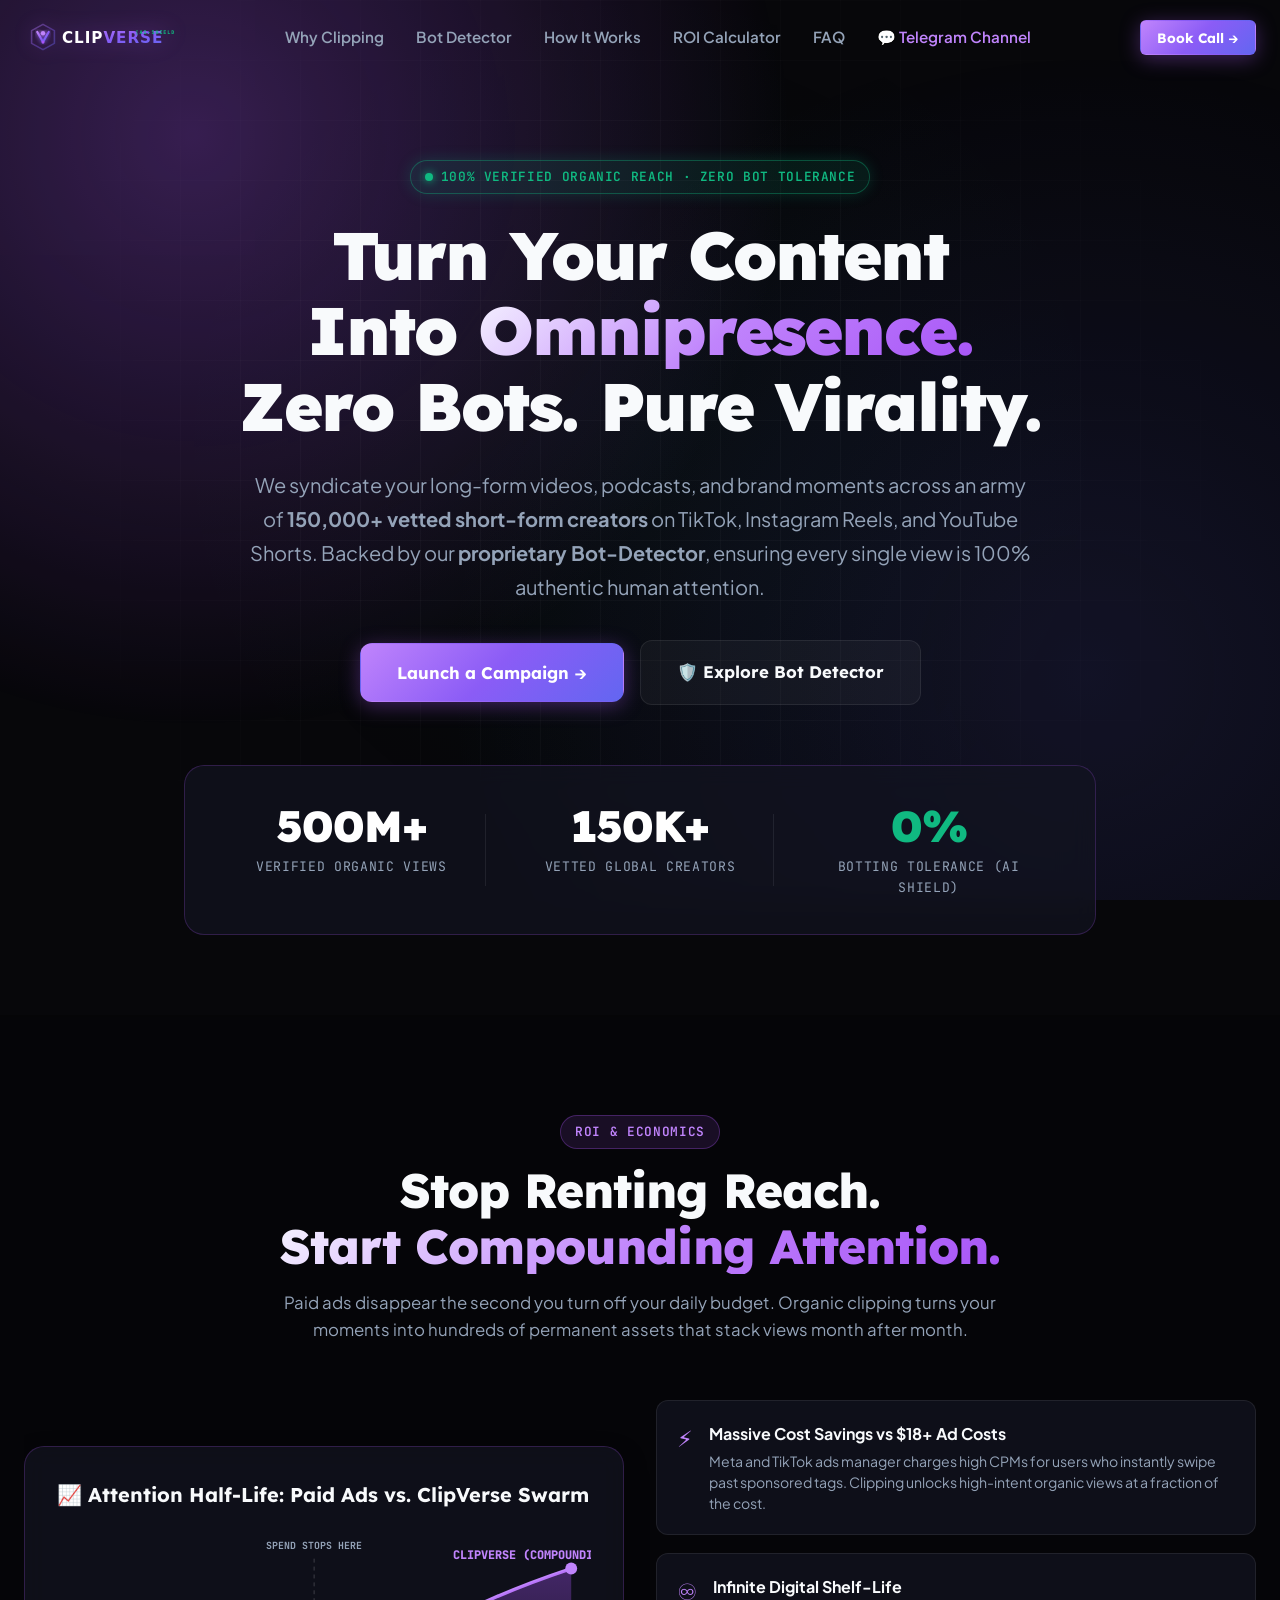
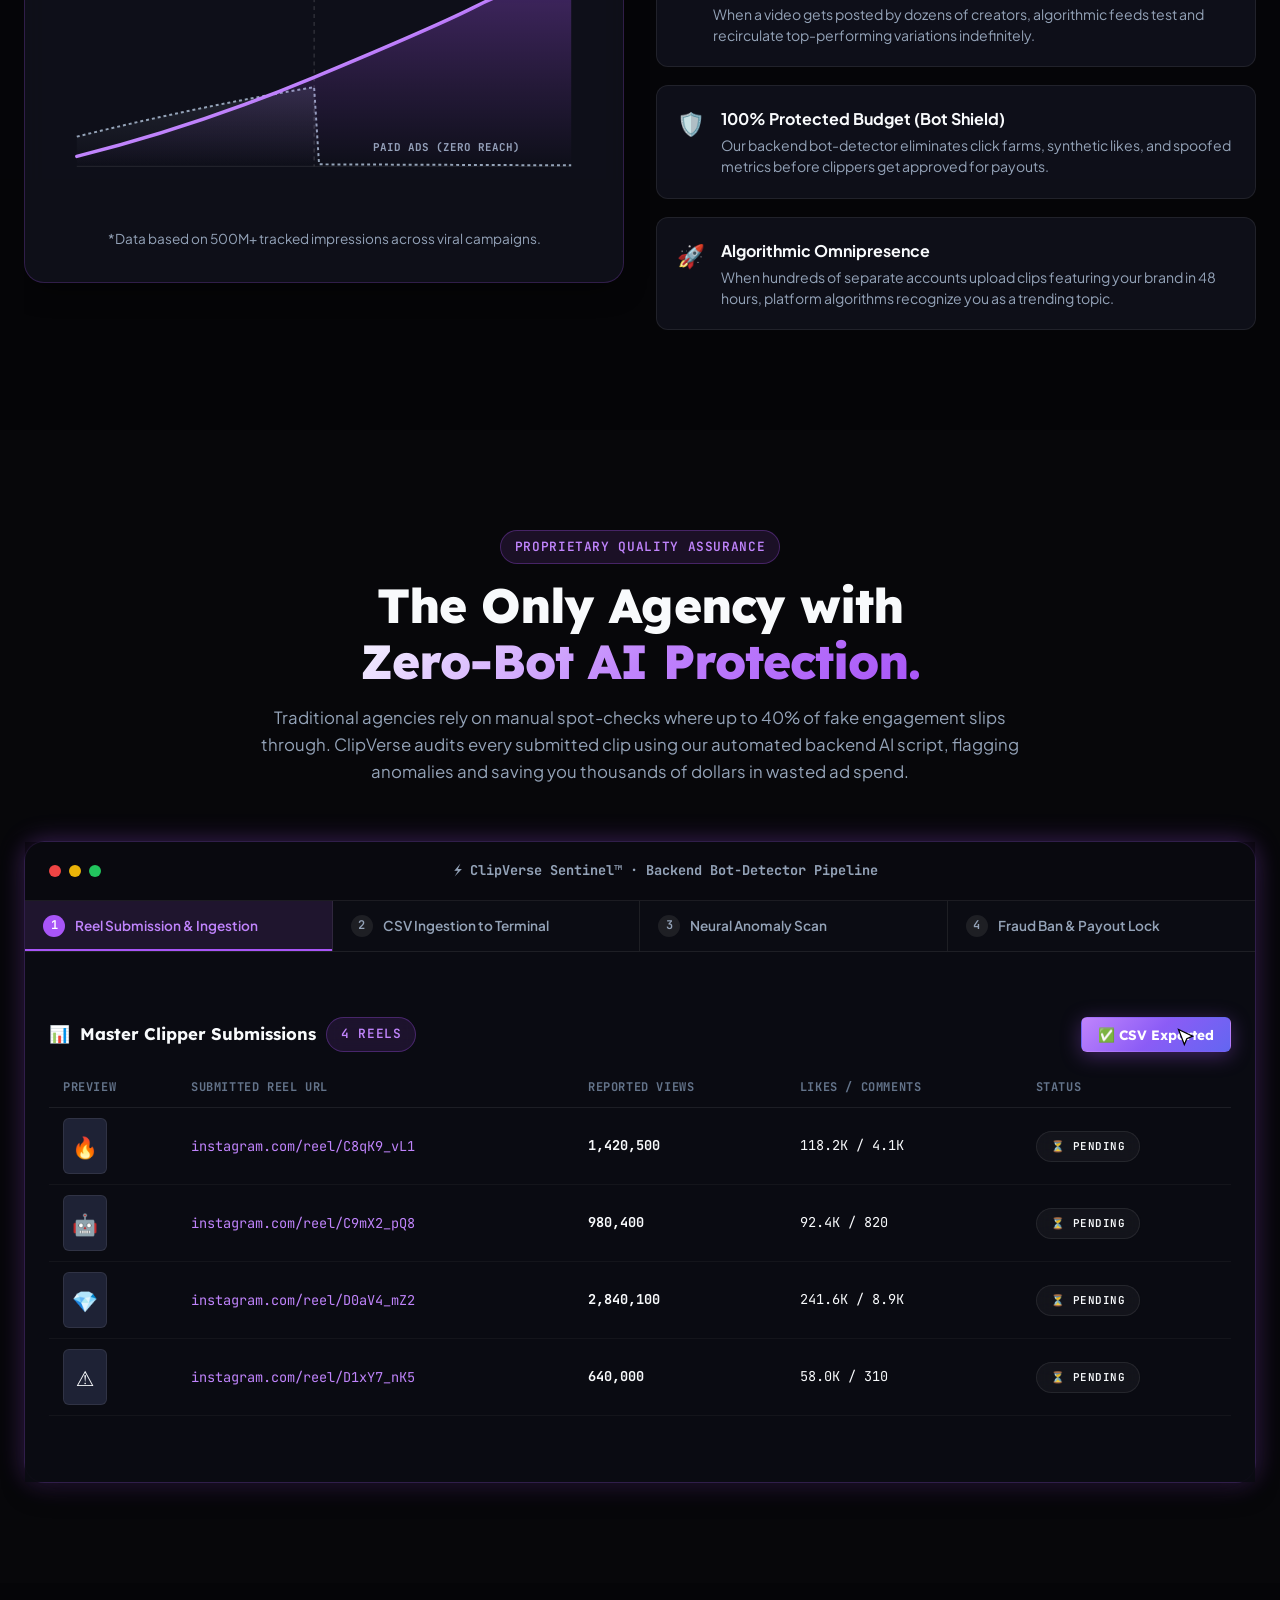
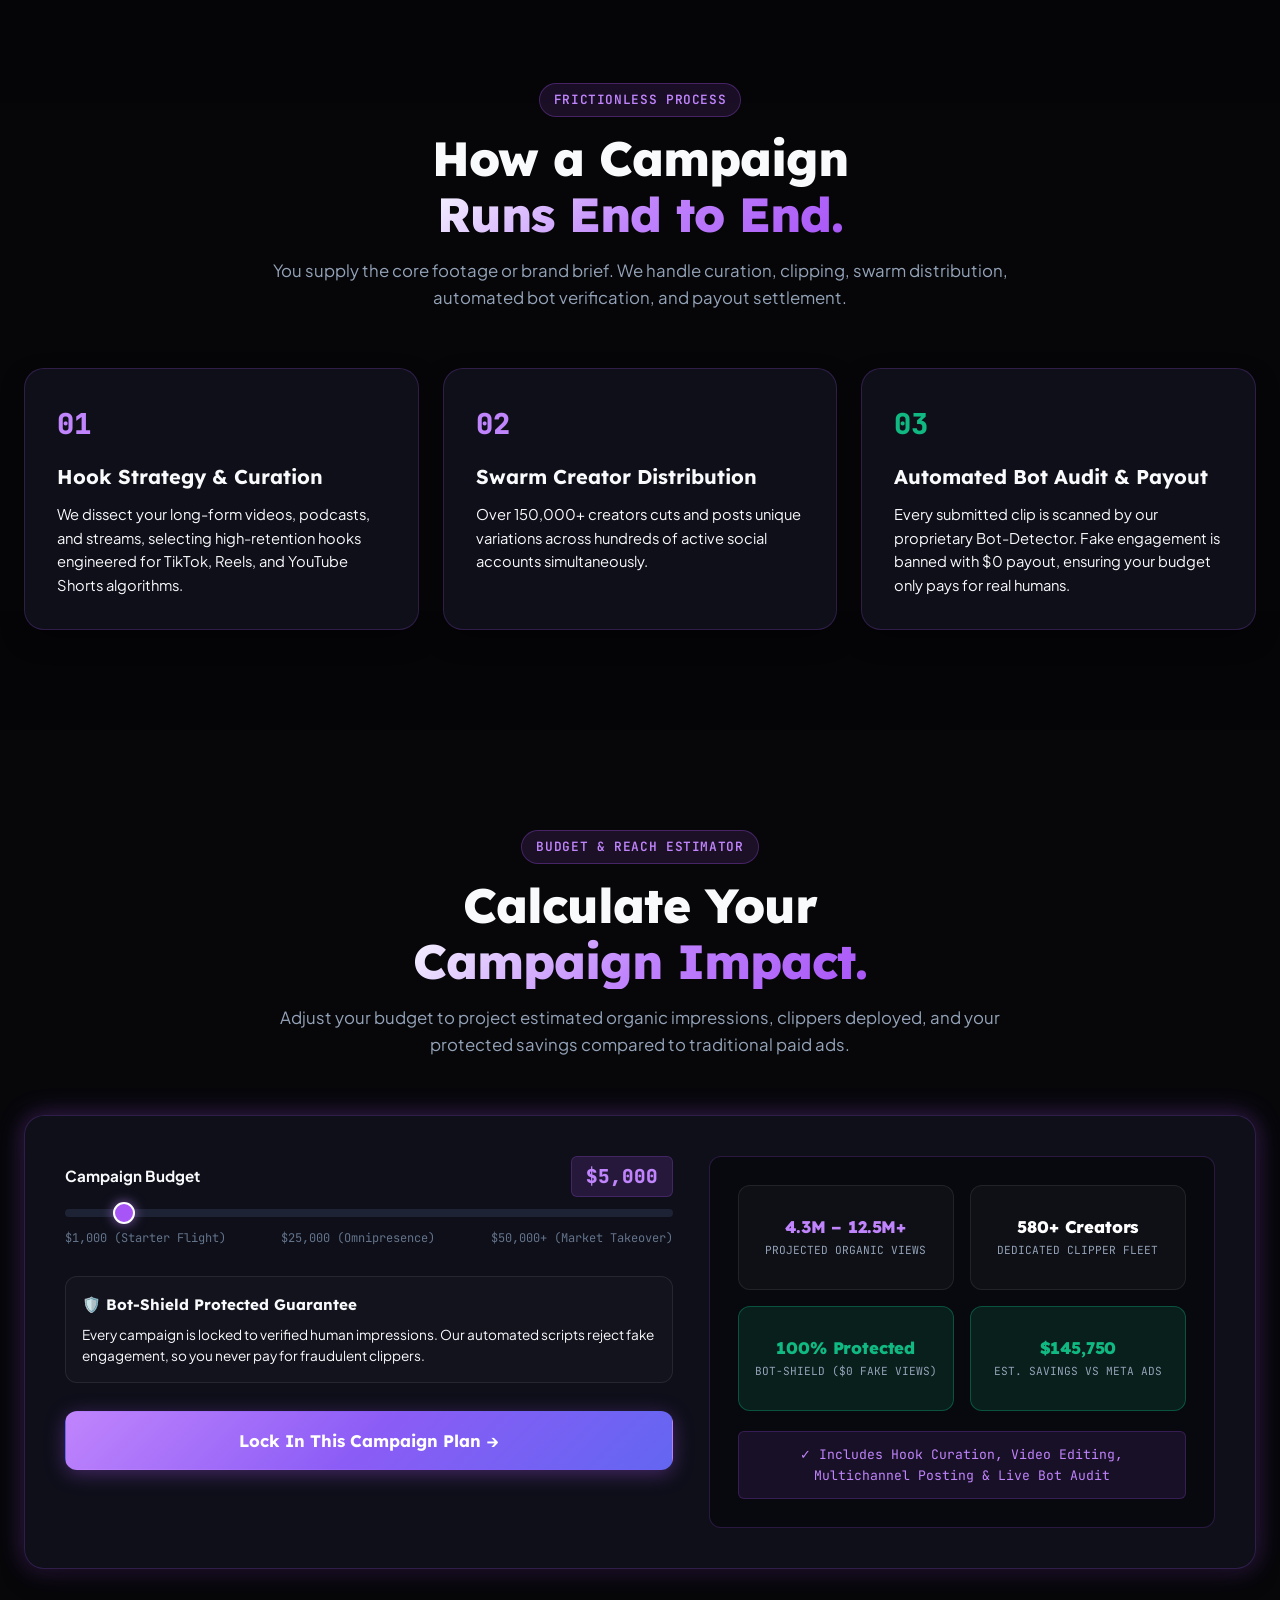
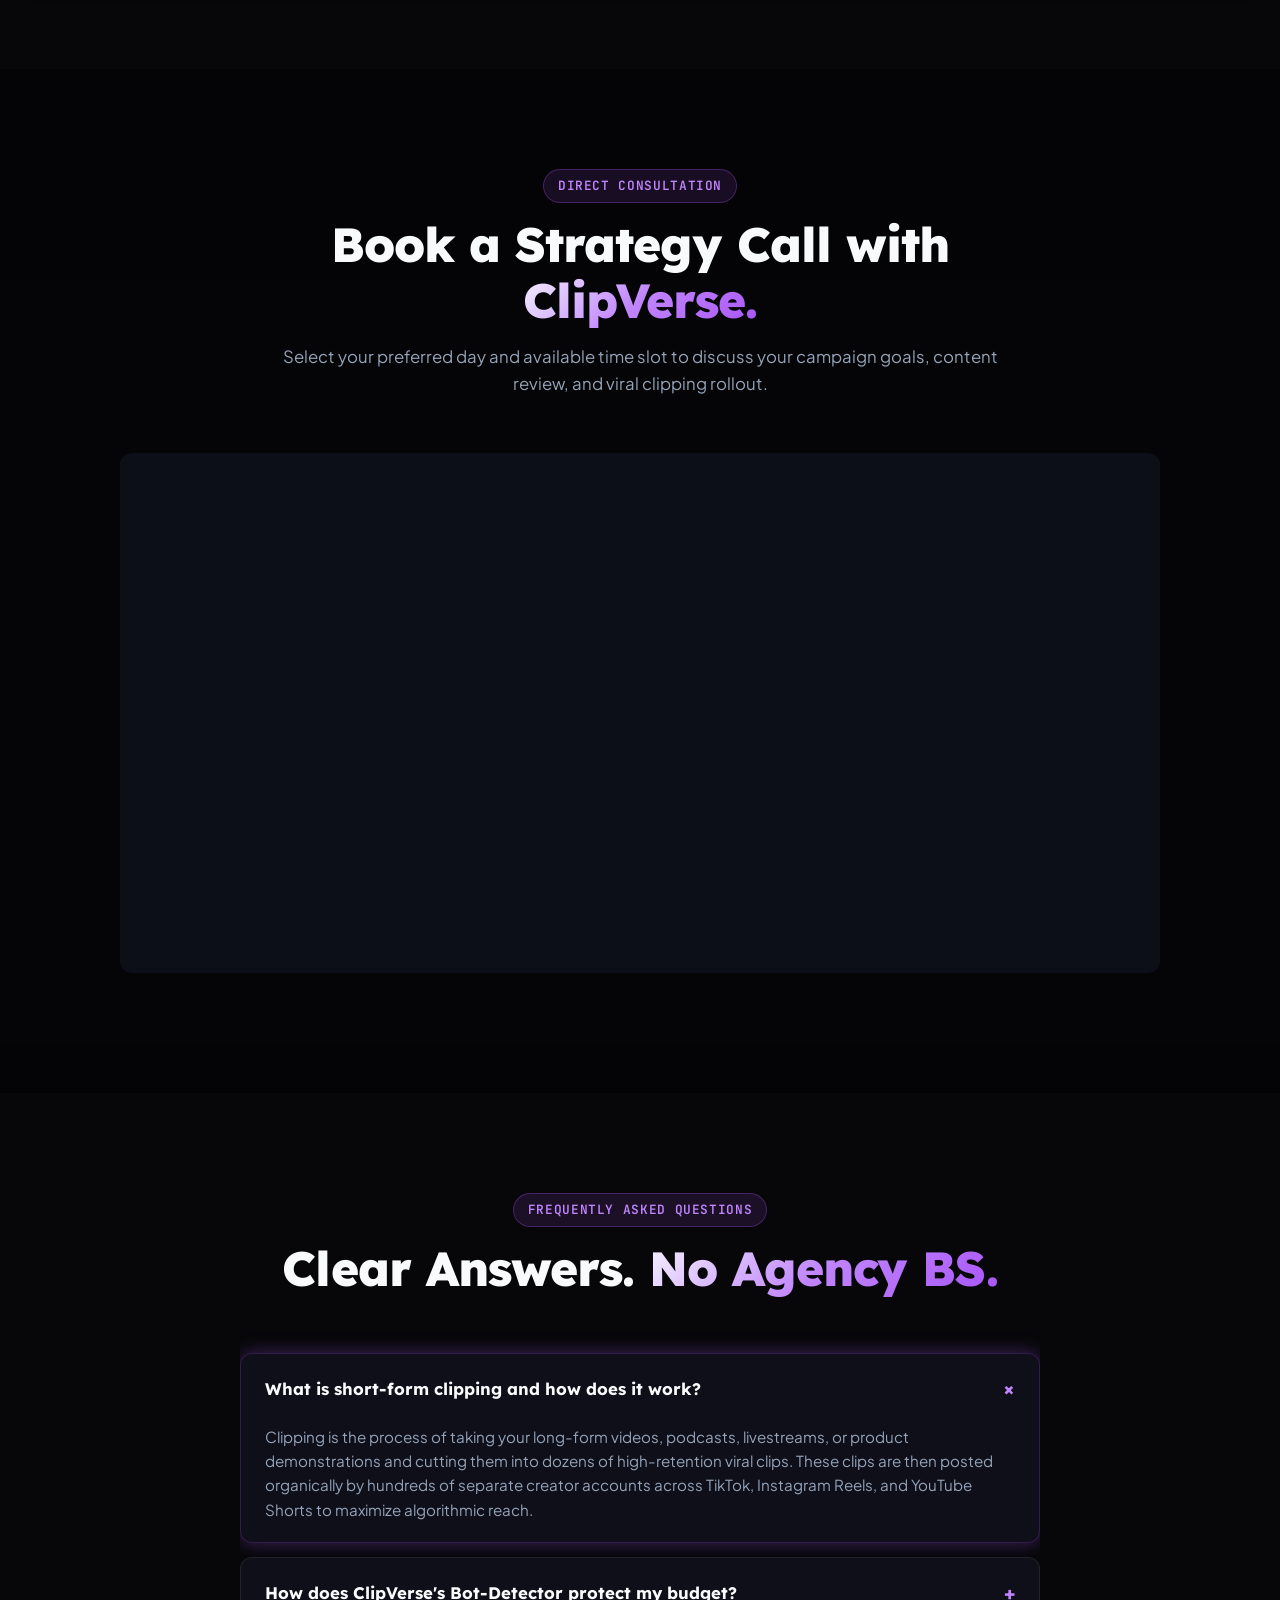
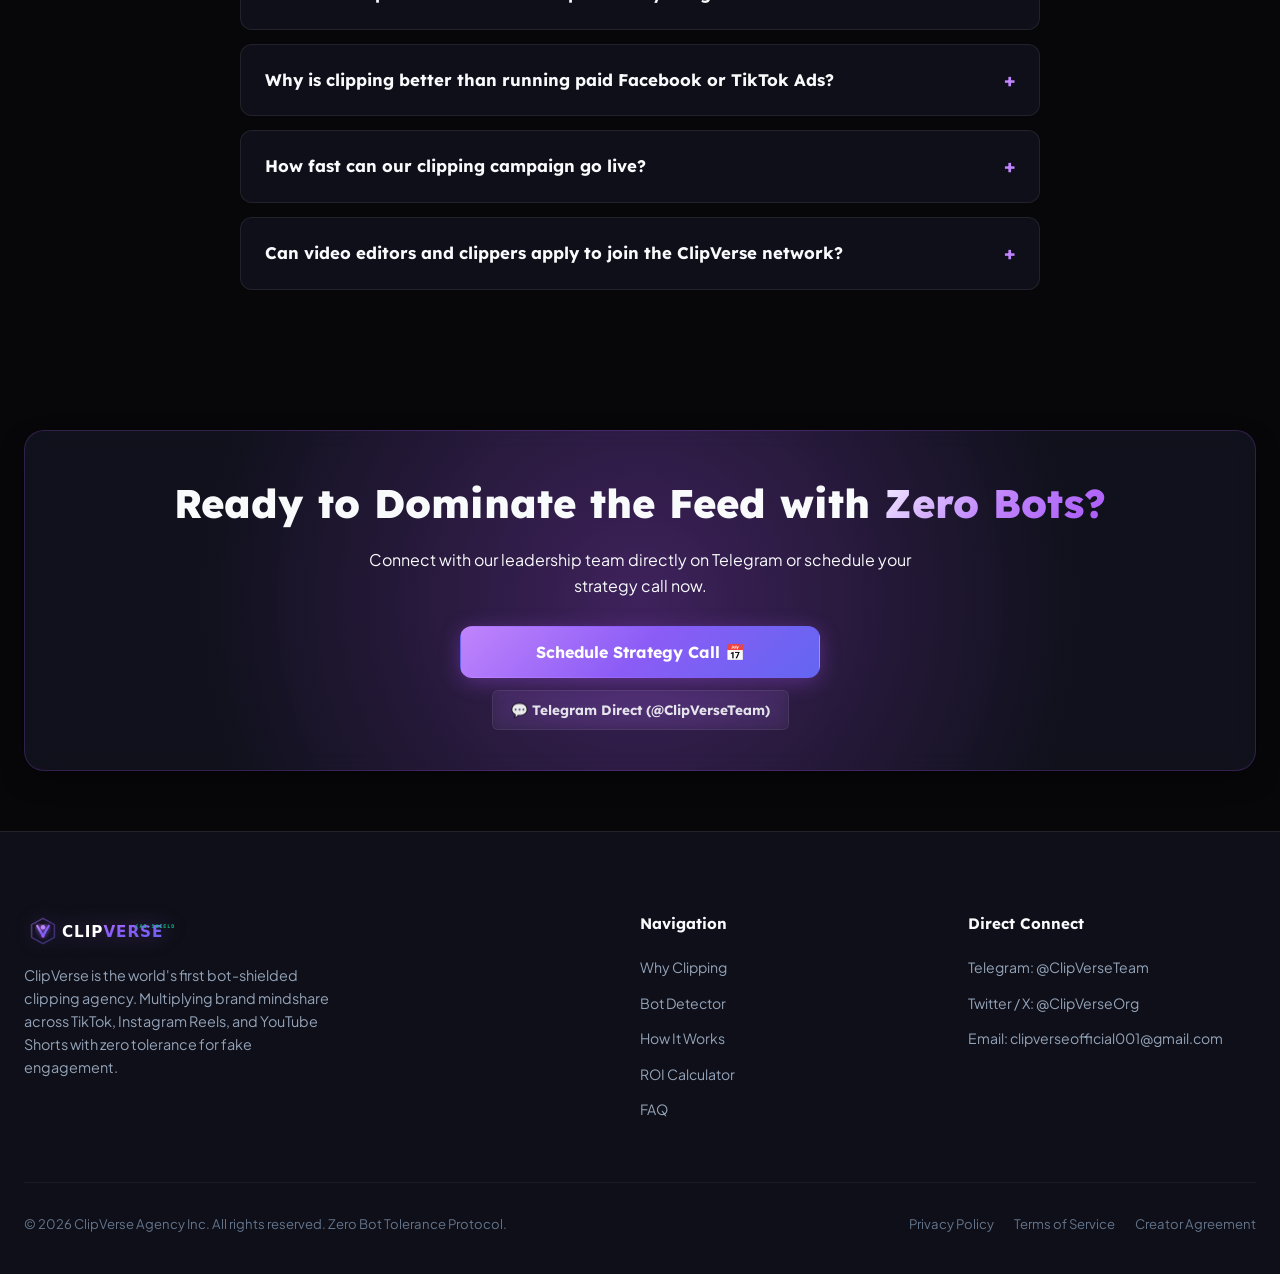
<file: index.html>
<!DOCTYPE html>
<html lang="en" data-theme="violet">
<head>
  <meta charset="UTF-8">
  <meta name="viewport" content="width=device-width, initial-scale=1.0">
  <title>ClipVerse | Short-Form Clipping Agency · Zero Bot Tolerance</title>
  <meta name="description" content="ClipVerse is a premier short-form clipping agency distributing content at scale across 150,000+ creators. Backed by our automated Bot-Detector for 100% real organic reach.">
  <meta name="keywords" content="clipping agency, TikTok clipping, Instagram Reels clipping, short-form video marketing, viral content distribution, bot detector, ClipVerse">
  <link rel="icon" type="image/svg+xml" href="assets/favicon.svg">
  
  <!-- Open Graph / Social Meta -->
  <meta property="og:type" content="website">
  <meta property="og:title" content="ClipVerse | Short-Form Clipping Agency">
  <meta property="og:description" content="Scale your brand across millions of organic views on TikTok, Reels & Shorts. Zero bot tolerance with automated AI detection.">
  <meta property="og:image" content="assets/logo-clipverse-violet.svg">

  <!-- Stylesheets -->
  <link rel="stylesheet" href="css/main.css">
  <link rel="stylesheet" href="css/themes.css">
  <link rel="stylesheet" href="css/components.css">
  <link rel="stylesheet" href="css/responsive.css">

  <!-- Schema.org Structured Data -->
  <script type="application/ld+json">
  {
    "@context": "https://schema.org",
    "@type": "Organization",
    "name": "ClipVerse",
    "url": "https://clipverse.agency",
    "logo": "https://clipverse.agency/assets/logo-clipverse-violet.svg",
    "description": "Short-form video clipping agency powered by automated bot-detection algorithms.",
    "sameAs": [
      "https://t.me/ClipVerseOrg",
      "https://x.com/ClipVerseOrg"
    ]
  }
  </script>
</head>
<body>

  <!-- Ambient Backdrop -->
  <div class="ambient-mesh" aria-hidden="true"></div>
  <div class="ambient-grid" aria-hidden="true"></div>

  <!-- Header & Navigation -->
  <header id="mainHeader" class="header">
    <div class="container nav-container">
      <a href="#top" class="brand-logo">
        <img src="assets/logo-clipverse-violet.svg" alt="ClipVerse Logo">
      </a>

      <!-- Desktop Nav Links -->
      <nav id="navLinks" class="nav-links">
        <a href="#why-clipping" class="nav-link">Why Clipping</a>
        <a href="#bot-detector" class="nav-link">Bot Detector</a>
        <a href="#how-it-works" class="nav-link">How It Works</a>
        <a href="#calculator" class="nav-link">ROI Calculator</a>
        <a href="#faq" class="nav-link">FAQ</a>
        <a href="https://t.me/ClipVerseOrg" target="_blank" rel="noopener noreferrer" class="nav-link" style="color:var(--accent-light);">💬 Telegram Channel</a>
      </nav>

      <!-- Nav Actions -->
      <div class="nav-actions">
        <button type="button" class="btn btn-primary btn-sm open-scheduler-btn">
          <span>Book Call →</span>
        </button>

        <button id="mobileToggle" class="mobile-toggle" aria-label="Toggle navigation menu">☰</button>
      </div>
    </div>
  </header>

  <!-- Main Content -->
  <main id="top">

    <!-- 1. Hero Section -->
    <section class="hero-section">
      <div class="container hero-content">
        <div class="hero-eyebrow reveal">
          <span class="badge badge-bot-shield">
            <span class="pulse-dot"></span> 100% Verified Organic Reach · Zero Bot Tolerance
          </span>
        </div>

        <h1 class="hero-title reveal">
          Turn Your Content Into <span class="text-gradient">Omnipresence.</span><br>
          Zero Bots. Pure Virality.
        </h1>

        <p class="hero-subhead reveal">
          We syndicate your long-form videos, podcasts, and brand moments across an army of <strong>150,000+ vetted short-form creators</strong> on TikTok, Instagram Reels, and YouTube Shorts. Backed by our <strong>proprietary Bot-Detector</strong>, ensuring every single view is 100% authentic human attention.
        </p>

        <div class="hero-ctas reveal">
          <button type="button" class="btn btn-primary btn-lg open-scheduler-btn">
            <span>Launch a Campaign →</span>
          </button>
          <a href="#bot-detector" class="btn btn-secondary btn-lg">
            <span>🛡️ Explore Bot Detector</span>
          </a>
        </div>

        <!-- Live Metrics Strip -->
        <div class="stats-strip reveal">
          <div class="stat-item">
            <div class="stat-val" data-counter="500" data-suffix="M+">0M+</div>
            <div class="stat-lbl">Verified Organic Views</div>
          </div>
          <div class="stat-item">
            <div class="stat-val" data-counter="150" data-suffix="K+">0K+</div>
            <div class="stat-lbl">Vetted Global Creators</div>
          </div>
          <div class="stat-item">
            <div class="stat-val" style="color:var(--status-real);">0%</div>
            <div class="stat-lbl">Botting Tolerance (AI Shield)</div>
          </div>
        </div>
      </div>
    </section>

    <!-- 2. Why Clipping vs Paid Ads Compounding Comparison -->
    <section id="why-clipping" class="section" style="background: rgba(0, 0, 0, 0.25);">
      <div class="container">
        <div class="section-head reveal">
          <div class="section-eyebrow">
            <span class="badge badge-primary">ROI & Economics</span>
          </div>
          <h2 class="section-title">
            Stop Renting Reach. <span class="text-gradient">Start Compounding Attention.</span>
          </h2>
          <p class="section-desc">
            Paid ads disappear the second you turn off your daily budget. Organic clipping turns your moments into hundreds of permanent assets that stack views month after month.
          </p>
        </div>

        <div class="comparison-grid">
          <!-- Interactive SVG Chart -->
          <div class="glass-card comp-chart-card reveal">
            <h3 style="font-family:var(--font-display); font-size:1.25rem; margin-bottom:18px;">
              📈 Attention Half-Life: Paid Ads vs. ClipVerse Swarm
            </h3>
            
            <svg viewBox="0 0 540 280" width="100%" height="auto" aria-label="Clipping compounds over time while paid ads drop to zero after spend stops">
              <defs>
                <linearGradient id="chartClipGrad" x1="0" y1="0" x2="0" y2="1">
                  <stop offset="0%" stop-color="var(--accent-primary)" stop-opacity="0.35"/>
                  <stop offset="100%" stop-color="var(--accent-primary)" stop-opacity="0"/>
                </linearGradient>
                <linearGradient id="chartAdsGrad" x1="0" y1="0" x2="0" y2="1">
                  <stop offset="0%" stop-color="#94a3b8" stop-opacity="0.15"/>
                  <stop offset="100%" stop-color="#94a3b8" stop-opacity="0"/>
                </linearGradient>
              </defs>

              <!-- Grid line -->
              <line x1="20" y1="240" x2="520" y2="240" stroke="rgba(255,255,255,0.1)" stroke-width="1"/>
              
              <!-- Spend Stops Milestone -->
              <line x1="260" y1="30" x2="260" y2="240" stroke="rgba(255,255,255,0.2)" stroke-width="1" stroke-dasharray="4 4"/>
              <text x="260" y="20" text-anchor="middle" fill="var(--text-muted)" font-family="JetBrains Mono" font-size="10" font-weight="700">SPEND STOPS HERE</text>

              <!-- Paid Ads Path (Cliff Dropoff) -->
              <path d="M 20 210 Q 140 180 260 160 L 265 238 L 520 239" fill="none" stroke="#94a3b8" stroke-width="2" stroke-dasharray="3 3"/>
              <path d="M 20 240 L 20 210 Q 140 180 260 160 L 265 238 L 520 239 L 520 240 Z" fill="url(#chartAdsGrad)"/>
              <text x="320" y="225" fill="#94a3b8" font-family="JetBrains Mono" font-size="11" font-weight="700">PAID ADS (ZERO REACH)</text>

              <!-- ClipVerse Compounding Path -->
              <path d="M 20 230 Q 140 200 260 150 T 420 80 T 520 40" fill="none" stroke="var(--accent-light)" stroke-width="3.5" stroke-linecap="round"/>
              <path d="M 20 240 L 20 230 Q 140 200 260 150 T 420 80 T 520 40 L 520 240 Z" fill="url(#chartClipGrad)"/>
              <circle cx="520" cy="40" r="6" fill="var(--accent-light)"/>
              <text x="400" y="30" fill="var(--accent-light)" font-family="JetBrains Mono" font-size="12" font-weight="800">CLIPVERSE (COMPOUNDING)</text>
            </svg>

            <div style="margin-top:16px; font-size:0.85rem; color:var(--text-muted); text-align:center;">
              *Data based on 500M+ tracked impressions across viral campaigns.
            </div>
          </div>

          <!-- Feature Breakdown Points with Smooth Hover Effects -->
          <div class="comp-points-list reveal">
            <div class="comp-point-item">
              <div class="comp-point-icon">⚡</div>
              <div>
                <div class="comp-point-title">Massive Cost Savings vs $18+ Ad Costs</div>
                <div class="comp-point-desc">Meta and TikTok ads manager charges high CPMs for users who instantly swipe past sponsored tags. Clipping unlocks high-intent organic views at a fraction of the cost.</div>
              </div>
            </div>

            <div class="comp-point-item">
              <div class="comp-point-icon">♾️</div>
              <div>
                <div class="comp-point-title">Infinite Digital Shelf-Life</div>
                <div class="comp-point-desc">When a video gets posted by dozens of creators, algorithmic feeds test and recirculate top-performing variations indefinitely.</div>
              </div>
            </div>

            <div class="comp-point-item">
              <div class="comp-point-icon">🛡️</div>
              <div>
                <div class="comp-point-title">100% Protected Budget (Bot Shield)</div>
                <div class="comp-point-desc">Our backend bot-detector eliminates click farms, synthetic likes, and spoofed metrics before clippers get approved for payouts.</div>
              </div>
            </div>

            <div class="comp-point-item">
              <div class="comp-point-icon">🚀</div>
              <div>
                <div class="comp-point-title">Algorithmic Omnipresence</div>
                <div class="comp-point-desc">When hundreds of separate accounts upload clips featuring your brand in 48 hours, platform algorithms recognize you as a trending topic.</div>
              </div>
            </div>
          </div>
        </div>
      </div>
    </section>

    <!-- 3. Proprietary Bot-Detector Backend Pipeline Showcase -->
    <section id="bot-detector" class="section">
      <div class="container">
        <div class="section-head reveal">
          <div class="section-eyebrow">
            <span class="badge badge-primary">Proprietary Quality Assurance</span>
          </div>
          <h2 class="section-title">
            The Only Agency with <span class="text-gradient">Zero-Bot AI Protection.</span>
          </h2>
          <p class="section-desc">
            Traditional agencies rely on manual spot-checks where up to 40% of fake engagement slips through. ClipVerse audits every submitted clip using our automated backend AI script, flagging anomalies and saving you thousands of dollars in wasted ad spend.
          </p>
        </div>

        <!-- Interactive Backend Pipeline Visualizer Box -->
        <div class="bot-showcase-container reveal">
          <div class="showcase-header">
            <div class="window-dots">
              <span class="dot dot-red"></span>
              <span class="dot dot-yellow"></span>
              <span class="dot dot-green"></span>
            </div>

            <div style="font-family:var(--font-mono); font-size:0.85rem; font-weight:700; color:var(--text-muted);">
              ⚡ ClipVerse Sentinel™ · Backend Bot-Detector Pipeline
            </div>
            <div></div>
          </div>

          <!-- Step Progression Bar -->
          <div class="pipeline-steps-bar">
            <div class="step-node active" data-step="1">
              <span class="step-num">1</span>
              <span>Reel Submission & Ingestion</span>
            </div>
            <div class="step-node" data-step="2">
              <span class="step-num">2</span>
              <span>CSV Ingestion to Terminal</span>
            </div>
            <div class="step-node" data-step="3">
              <span class="step-num">3</span>
              <span>Neural Anomaly Scan</span>
            </div>
            <div class="step-node" data-step="4">
              <span class="step-num">4</span>
              <span>Fraud Ban & Payout Lock</span>
            </div>
          </div>

          <!-- Active Pipeline Viewport (Autoplay Engine: 3.5s / 5.5s) -->
          <div id="pipelineViewport" class="pipeline-viewport">
            <!-- Injected by js/bot-pipeline-demo.js -->
          </div>
        </div>
      </div>
    </section>

    <!-- 4. How It Works (3-Step Clear Funnel) -->
    <section id="how-it-works" class="section" style="background: rgba(0, 0, 0, 0.2);">
      <div class="container">
        <div class="section-head reveal">
          <div class="section-eyebrow">
            <span class="badge badge-primary">Frictionless Process</span>
          </div>
          <h2 class="section-title">
            How a Campaign <span class="text-gradient">Runs End to End.</span>
          </h2>
          <p class="section-desc">
            You supply the core footage or brand brief. We handle curation, clipping, swarm distribution, automated bot verification, and payout settlement.
          </p>
        </div>

        <div class="how-it-works-grid reveal">
          <div class="glass-card" style="padding:32px;">
            <div style="font-family:var(--font-mono); font-size:1.8rem; font-weight:900; color:var(--accent-light); margin-bottom:14px;">01</div>
            <h3 style="font-family:var(--font-display); font-size:1.25rem; margin-bottom:10px;">Hook Strategy & Curation</h3>
            <p class="text-muted" style="font-size:0.92rem; line-height:1.6;">
              We dissect your long-form videos, podcasts, and streams, selecting high-retention hooks engineered for TikTok, Reels, and YouTube Shorts algorithms.
            </p>
          </div>

          <div class="glass-card" style="padding:32px;">
            <div style="font-family:var(--font-mono); font-size:1.8rem; font-weight:900; color:var(--accent-light); margin-bottom:14px;">02</div>
            <h3 style="font-family:var(--font-display); font-size:1.25rem; margin-bottom:10px;">Swarm Creator Distribution</h3>
            <p class="text-muted" style="font-size:0.92rem; line-height:1.6;">
              Over 150,000+ creators cuts and posts unique variations across hundreds of active social accounts simultaneously.
            </p>
          </div>

          <div class="glass-card" style="padding:32px;">
            <div style="font-family:var(--font-mono); font-size:1.8rem; font-weight:900; color:var(--status-real); margin-bottom:14px;">03</div>
            <h3 style="font-family:var(--font-display); font-size:1.25rem; margin-bottom:10px;">Automated Bot Audit & Payout</h3>
            <p class="text-muted" style="font-size:0.92rem; line-height:1.6;">
              Every submitted clip is scanned by our proprietary Bot-Detector. Fake engagement is banned with $0 payout, ensuring your budget only pays for real humans.
            </p>
          </div>
        </div>
      </div>
    </section>

    <!-- 5. Interactive Campaign ROI & Fleet Calculator -->
    <section id="calculator" class="section">
      <div class="container">
        <div class="section-head reveal">
          <div class="section-eyebrow">
            <span class="badge badge-primary">Budget & Reach Estimator</span>
          </div>
          <h2 class="section-title">
            Calculate Your <span class="text-gradient">Campaign Impact.</span>
          </h2>
          <p class="section-desc">
            Adjust your budget to project estimated organic impressions, clippers deployed, and your protected savings compared to traditional paid ads.
          </p>
        </div>

        <div class="calculator-card reveal">
          <div class="calc-controls">
            <div class="slider-group">
              <div class="slider-label-row">
                <span class="slider-title">Campaign Budget</span>
                <span id="budgetValue" class="slider-val-bubble">$5,000</span>
              </div>
              <input type="range" id="budgetSlider" class="custom-range" min="1000" max="50000" step="500" value="5000">
              <div style="display:flex; justify-content:space-between; font-size:0.75rem; color:var(--text-dim); font-family:var(--font-mono);">
                <span>$1,000 (Starter Flight)</span>
                <span>$25,000 (Omnipresence)</span>
                <span>$50,000+ (Market Takeover)</span>
              </div>
            </div>

            <div style="padding:16px; background:rgba(255,255,255,0.02); border:1px solid var(--border-subtle); border-radius:var(--radius-md);">
              <h4 style="font-family:var(--font-display); font-size:0.95rem; margin-bottom:8px;">
                🛡️ Bot-Shield Protected Guarantee
              </h4>
              <p class="text-muted" style="font-size:0.85rem; line-height:1.5;">
                Every campaign is locked to verified human impressions. Our automated scripts reject fake engagement, so you never pay for fraudulent clippers.
              </p>
            </div>

            <button type="button" id="calcLockBtn" class="btn btn-primary btn-lg">
              <span>Lock In This Campaign Plan →</span>
            </button>
          </div>

          <!-- Dynamic Results Dashboard (No Layout Shift) -->
          <div class="calc-results-panel">
            <div class="calc-metrics-grid">
              <div class="calc-metric-box">
                <div id="calcMetricViews" class="calc-metric-val" style="color:var(--accent-light);">4.3M – 12.5M+</div>
                <div class="calc-metric-lbl">Projected Organic Views</div>
              </div>
              <div class="calc-metric-box">
                <div id="calcMetricCreators" class="calc-metric-val">580+ Creators</div>
                <div class="calc-metric-lbl">Dedicated Clipper Fleet</div>
              </div>
              <div class="calc-metric-box highlight">
                <div id="calcMetricProtection" class="calc-metric-val" style="color:var(--status-real);">100% Protected</div>
                <div class="calc-metric-lbl">Bot-Shield ($0 Fake Views)</div>
              </div>
              <div class="calc-metric-box highlight">
                <div id="calcMetricSavings" class="calc-metric-val" style="color:var(--status-real);">$146,200</div>
                <div class="calc-metric-lbl">Est. Savings vs Meta Ads</div>
              </div>
            </div>

            <div style="padding:12px 16px; background:rgba(168,85,247,0.1); border:1px solid var(--border-card); border-radius:var(--radius-sm); font-size:0.82rem; color:var(--accent-light); text-align:center; font-family:var(--font-mono);">
              ✓ Includes Hook Curation, Video Editing, Multichannel Posting & Live Bot Audit
            </div>
          </div>
        </div>
      </div>
    </section>

    <!-- 6. Real Cal.com Strategy Meeting Scheduler -->
    <section id="scheduler" class="section" style="background: rgba(0, 0, 0, 0.35);">
      <div class="container">
        <div class="section-head reveal">
          <div class="section-eyebrow">
            <span class="badge badge-primary">Direct Consultation</span>
          </div>
          <h2 class="section-title">
            Book a Strategy Call with <span class="text-gradient">ClipVerse.</span>
          </h2>
          <p class="section-desc">
            Select your preferred day and available time slot to discuss your campaign goals, content review, and viral clipping rollout.
          </p>
        </div>

        <div class="cal-inline-wrapper reveal">
          <div id="cal-inline-embed"></div>
        </div>
      </div>
    </section>

    <!-- 7. FAQ Accordion -->
    <section id="faq" class="section">
      <div class="container">
        <div class="section-head reveal">
          <div class="section-eyebrow">
            <span class="badge badge-primary">Frequently Asked Questions</span>
          </div>
          <h2 class="section-title">
            Clear Answers. <span class="text-gradient">No Agency BS.</span>
          </h2>
        </div>

        <div class="faq-list reveal">
          <div class="faq-item active">
            <div class="faq-question">
              <span>What is short-form clipping and how does it work?</span>
              <span class="faq-icon">+</span>
            </div>
            <div class="faq-answer">
              Clipping is the process of taking your long-form videos, podcasts, livestreams, or product demonstrations and cutting them into dozens of high-retention viral clips. These clips are then posted organically by hundreds of separate creator accounts across TikTok, Instagram Reels, and YouTube Shorts to maximize algorithmic reach.
            </div>
          </div>

          <div class="faq-item">
            <div class="faq-question">
              <span>How does ClipVerse's Bot-Detector protect my budget?</span>
              <span class="faq-icon">+</span>
            </div>
            <div class="faq-answer">
              In standard clipping agencies, rogue clippers often buy fake views or bot comments to hit payout thresholds. ClipVerse runs a custom automated Bot-Detector on our backend that evaluates behavioral vectors including velocity curves, account age distribution, watch-time telemetry, and IP clustering. Any clip with synthetic engagement is flagged and banned before any payment is disbursed.
            </div>
          </div>

          <div class="faq-item">
            <div class="faq-question">
              <span>Why is clipping better than running paid Facebook or TikTok Ads?</span>
              <span class="faq-icon">+</span>
            </div>
            <div class="faq-answer">
              Paid ads stop delivering impressions the exact moment you turn off your daily ad spend. Furthermore, modern audiences routinely scroll past sponsored ads. Clipping creates permanent organic assets distributed across independent creator accounts that compound views over months.
            </div>
          </div>

          <div class="faq-item">
            <div class="faq-question">
              <span>How fast can our clipping campaign go live?</span>
              <span class="faq-icon">+</span>
            </div>
            <div class="faq-answer">
              Most campaigns can launch within 24 to 48 hours after our discovery strategy call. Once we approve your hook angles and brand guardrails, clips are distributed to our creator fleet immediately.
            </div>
          </div>

          <div class="faq-item">
            <div class="faq-question">
              <span>Can video editors and clippers apply to join the ClipVerse network?</span>
              <span class="faq-icon">+</span>
            </div>
            <div class="faq-answer">
              Yes! We are always screening talented short-form video editors. You can apply directly through our Telegram or Whop community to get onboarded into paid campaign flights.
            </div>
          </div>
        </div>
      </div>
    </section>

    <!-- 8. Fast Contact & Social Connect Bar -->
    <section class="section" style="padding-top:40px; padding-bottom:60px;">
      <div class="container">
        <div class="glass-card reveal" style="padding:40px 20px; text-align:center; background:radial-gradient(circle at center, var(--accent-glow) 0%, rgba(18,20,32,0.8) 70%);">
          <h2 style="font-family:var(--font-display); font-size:clamp(1.75rem, 3.5vw, 2.5rem); font-weight:800; margin-bottom:12px;">
            Ready to Dominate the Feed with <span class="text-gradient">Zero Bots?</span>
          </h2>
          <p class="text-muted" style="max-width:600px; margin-inline:auto; margin-bottom:28px;">
            Connect with our leadership team directly on Telegram or schedule your strategy call now.
          </p>
          <div style="display:flex; flex-direction:column; align-items:center; justify-content:center; gap:12px; max-width:360px; margin-inline:auto;">
            <button type="button" class="btn btn-primary btn-lg open-scheduler-btn" style="width:100%; padding:15px 24px; font-size:1rem;">
              <span>Schedule Strategy Call 📅</span>
            </button>
            <a href="https://t.me/ClipVerseTeam" target="_blank" rel="noopener noreferrer" class="btn btn-secondary btn-sm" style="width:auto; padding:8px 18px; font-size:0.85rem; opacity:0.9;">
              <span>💬 Telegram Direct (@ClipVerseTeam)</span>
            </a>
          </div>
        </div>
      </div>
    </section>

  </main>

  <!-- Footer -->
  <footer class="footer">
    <div class="container">
      <div class="footer-grid">
        <div class="footer-brand">
          <a href="#top" class="brand-logo">
            <img src="assets/logo-clipverse-violet.svg" alt="ClipVerse Logo">
          </a>
          <p>
            ClipVerse is the world's first bot-shielded clipping agency. Multiplying brand mindshare across TikTok, Instagram Reels, and YouTube Shorts with zero tolerance for fake engagement.
          </p>
        </div>

        <div>
          <h4 class="footer-col-title">Navigation</h4>
          <ul class="footer-links">
            <li><a href="#why-clipping">Why Clipping</a></li>
            <li><a href="#bot-detector">Bot Detector</a></li>
            <li><a href="#how-it-works">How It Works</a></li>
            <li><a href="#calculator">ROI Calculator</a></li>
            <li><a href="#faq">FAQ</a></li>
          </ul>
        </div>

        <div>
          <h4 class="footer-col-title">Direct Connect</h4>
          <ul class="footer-links">
            <li><a href="https://t.me/ClipVerseTeam" target="_blank">Telegram: @ClipVerseTeam</a></li>
            <li><a href="https://x.com/ClipVerseOrg" target="_blank">Twitter / X: @ClipVerseOrg</a></li>
            <li><a href="mailto:clipverseofficial001@gmail.com">Email: clipverseofficial001@gmail.com</a></li>
          </ul>
        </div>
      </div>

      <div class="footer-bottom">
        <div>&copy; 2026 ClipVerse Agency Inc. All rights reserved. Zero Bot Tolerance Protocol.</div>
        <div style="display:flex; gap:20px;">
          <a href="#" style="color:var(--text-dim); text-decoration:none;">Privacy Policy</a>
          <a href="#" style="color:var(--text-dim); text-decoration:none;">Terms of Service</a>
          <a href="#" style="color:var(--text-dim); text-decoration:none;">Creator Agreement</a>
        </div>
      </div>
    </div>
  </footer>

  <!-- Dedicated Booking Confirmation Modal (Triggers Only On Confirmed Cal.com Booking) -->
  <div id="bookingConfirmationModal" class="modal-overlay">
    <div class="modal-card" style="max-width: 480px; text-align:center; padding: 36px 24px;">
      <button type="button" class="modal-close-btn close-modal-btn" aria-label="Close modal">&times;</button>
      <div id="confirmationModalContent">
        <div style="font-size:3.5rem; margin-bottom:12px;">🎉</div>
        <h3 style="font-family:var(--font-display); font-size:1.6rem; color:var(--text-highlight); margin-bottom:8px;">
          Call Confirmed & Locked!
        </h3>
        <p id="confirmModalDesc" class="text-muted" style="font-size:0.92rem; margin-bottom:20px; line-height:1.6;">
          Your discovery strategy session has been scheduled successfully.<br>
          A Google Meet invitation has been sent to your email.
        </p>

        <div style="display:flex; flex-direction:column; gap:10px; max-width:340px; margin-inline:auto; margin-bottom:18px;">
          <a href="https://t.me/ClipVerseTeam" target="_blank" rel="noopener noreferrer" class="btn btn-primary btn-sm" style="width:100%;">
            💬 Message Team on Telegram
          </a>
        </div>
        
        <div id="confirmIdText" style="font-size:0.8rem; color:var(--text-dim); font-family:var(--font-mono);">
          Synced with cal.com/clipverse
        </div>
      </div>
    </div>
  </div>

  <!-- Scripts -->
  <script src="js/bot-pipeline-demo.js"></script>
  <script src="js/calculator.js"></script>
  <script src="js/scheduler.js"></script>
  <script src="js/app.js"></script>
</body>
</html>
</file>
<file: css/main.css>
/* ==========================================================================
   ClipVerse - Core Design System & Global Styles (Optimized & Performant)
   ========================================================================== */

@import url('https://fonts.googleapis.com/css2?family=JetBrains+Mono:wght@400;500;600;700;800&family=Lexend:wght@400;500;600;700;800;900&family=Plus+Jakarta+Sans:wght@400;500;600;700;800;900&display=swap');

:root {
  /* Base Typography */
  --font-display: 'Lexend', 'Plus Jakarta Sans', system-ui, -apple-system, sans-serif;
  --font-body: 'Plus Jakarta Sans', system-ui, -apple-system, sans-serif;
  --font-mono: 'JetBrains Mono', monospace;

  /* Default Theme Tokens: Cyber Violet */
  --bg-primary: #07070a;
  --bg-secondary: #0d0f17;
  --bg-card: rgba(18, 20, 31, 0.75);
  --bg-card-hover: rgba(28, 30, 48, 0.9);
  --bg-glass: rgba(13, 15, 23, 0.85);
  
  --border-subtle: rgba(255, 255, 255, 0.08);
  --border-card: rgba(168, 85, 247, 0.18);
  --border-card-hover: rgba(192, 132, 252, 0.5);
  
  --accent-primary: #a855f7;
  --accent-light: #c084fc;
  --accent-dark: #7e22ce;
  --accent-glow: rgba(168, 85, 247, 0.35);
  --accent-glow-strong: rgba(192, 132, 252, 0.6);
  
  --accent-secondary: #6366f1;
  --accent-gradient: linear-gradient(135deg, #c084fc 0%, #8b5cf6 50%, #6366f1 100%);
  --accent-gradient-text: linear-gradient(135deg, #f3e8ff 0%, #c084fc 50%, #8b5cf6 100%);
  
  --status-real: #10b981;
  --status-real-bg: rgba(16, 185, 129, 0.12);
  --status-real-border: rgba(16, 185, 129, 0.35);
  --status-real-glow: rgba(16, 185, 129, 0.4);
  
  --status-bot: #f43f5e;
  --status-bot-bg: rgba(244, 63, 94, 0.12);
  --status-bot-border: rgba(244, 63, 94, 0.35);
  --status-bot-glow: rgba(244, 63, 94, 0.4);

  --text-main: #f8fafc;
  --text-muted: #94a3b8;
  --text-dim: #64748b;
  --text-highlight: #ffffff;

  --shadow-card: 0 10px 30px -10px rgba(0, 0, 0, 0.7);
  --shadow-glow: 0 0 25px var(--accent-glow);
  --shadow-glow-lg: 0 0 45px var(--accent-glow-strong);

  --radius-sm: 6px;
  --radius-md: 12px;
  --radius-lg: 20px;
  --radius-full: 9999px;

  --transition-fast: 0.18s cubic-bezier(0.16, 1, 0.3, 1);
  --transition-normal: 0.3s cubic-bezier(0.16, 1, 0.3, 1);
  --transition-slow: 0.5s cubic-bezier(0.16, 1, 0.3, 1);
}

/* Base Reset & Hardware Accelerated Smooth Scrolling */
*, *::before, *::after {
  box-sizing: border-box;
  margin: 0;
  padding: 0;
  -webkit-font-smoothing: antialiased;
  -moz-osx-font-smoothing: grayscale;
}

html {
  scroll-behavior: smooth;
  color-scheme: dark;
  background-color: var(--bg-primary);
}

body {
  font-family: var(--font-body);
  background-color: var(--bg-primary);
  color: var(--text-main);
  line-height: 1.6;
  overflow-x: hidden;
  position: relative;
  min-height: 100vh;
}

/* Custom Main Page Scrollbar */
html::-webkit-scrollbar, body::-webkit-scrollbar {
  width: 8px;
}
html::-webkit-scrollbar-track, body::-webkit-scrollbar-track {
  background: var(--bg-primary);
}
html::-webkit-scrollbar-thumb, body::-webkit-scrollbar-thumb {
  background: rgba(255, 255, 255, 0.15);
  border-radius: 4px;
}
html::-webkit-scrollbar-thumb:hover, body::-webkit-scrollbar-thumb:hover {
  background: var(--accent-primary);
}

/* Ambient Background Canvas / Grid Mesh (Optimized for 60fps Scrolling) */
.ambient-mesh {
  position: fixed;
  inset: 0;
  pointer-events: none;
  z-index: 0;
  background: 
    radial-gradient(circle at 15% 15%, var(--accent-glow) 0%, transparent 45%),
    radial-gradient(circle at 85% 75%, rgba(99, 102, 241, 0.15) 0%, transparent 50%),
    radial-gradient(circle at 50% 50%, rgba(16, 185, 129, 0.04) 0%, transparent 60%);
  opacity: 0.85;
  transform: translateZ(0);
  will-change: opacity;
}

.ambient-grid {
  position: fixed;
  inset: 0;
  pointer-events: none;
  z-index: 0;
  background-image: linear-gradient(var(--border-subtle) 1px, transparent 1px),
                    linear-gradient(90deg, var(--border-subtle) 1px, transparent 1px);
  background-size: 60px 60px;
  opacity: 0.35;
  mask-image: radial-gradient(circle at center, black 40%, transparent 85%);
  -webkit-mask-image: radial-gradient(circle at center, black 40%, transparent 85%);
  transform: translateZ(0);
}

/* Container */
.container {
  width: 100%;
  max-width: 1280px;
  margin-inline: auto;
  padding-inline: 24px;
  position: relative;
  z-index: 1;
}

/* Typography Utilities */
.text-gradient {
  background: var(--accent-gradient-text);
  -webkit-background-clip: text;
  -webkit-text-fill-color: transparent;
  display: inline-block;
}

.text-mono {
  font-family: var(--font-mono);
}

.badge {
  display: inline-flex;
  align-items: center;
  gap: 8px;
  padding: 6px 14px;
  border-radius: var(--radius-full);
  font-family: var(--font-mono);
  font-size: 0.8rem;
  font-weight: 600;
  letter-spacing: 0.05em;
  text-transform: uppercase;
  background: rgba(255, 255, 255, 0.04);
  border: 1px solid var(--border-subtle);
  color: var(--text-main);
  backdrop-filter: blur(8px);
  -webkit-backdrop-filter: blur(8px);
}

.badge-primary {
  background: rgba(168, 85, 247, 0.12);
  border-color: rgba(168, 85, 247, 0.3);
  color: var(--accent-light);
}

.badge-bot-shield {
  background: rgba(16, 185, 129, 0.1);
  border-color: var(--status-real-border);
  color: var(--status-real);
  box-shadow: 0 0 15px rgba(16, 185, 129, 0.2);
}

.pulse-dot {
  width: 8px;
  height: 8px;
  border-radius: 50%;
  background-color: var(--status-real);
  box-shadow: 0 0 8px var(--status-real);
  animation: pulseReal 2s infinite ease-in-out;
}

@keyframes pulseReal {
  0%, 100% { transform: scale(1); opacity: 1; }
  50% { transform: scale(1.4); opacity: 0.5; }
}

/* Buttons */
.btn {
  display: inline-flex;
  align-items: center;
  justify-content: center;
  gap: 10px;
  font-family: var(--font-display);
  font-weight: 700;
  font-size: 0.95rem;
  padding: 14px 28px;
  border-radius: var(--radius-md);
  cursor: pointer;
  text-decoration: none;
  transition: all var(--transition-normal);
  border: 1px solid transparent;
  outline: none;
  white-space: nowrap;
}

.btn-primary {
  background: var(--accent-gradient);
  color: #ffffff;
  box-shadow: 0 4px 20px var(--accent-glow);
  position: relative;
  overflow: hidden;
}

.btn-primary::before {
  content: '';
  position: absolute;
  top: 0; left: -100%; width: 100%; height: 100%;
  background: linear-gradient(90deg, transparent, rgba(255, 255, 255, 0.25), transparent);
  transition: left 0.6s ease;
}

.btn-primary:hover {
  transform: translateY(-2px);
  box-shadow: 0 8px 30px var(--accent-glow-strong);
}

.btn-primary:hover::before {
  left: 100%;
}

.btn-secondary {
  background: rgba(255, 255, 255, 0.04);
  color: var(--text-main);
  border-color: var(--border-subtle);
  backdrop-filter: blur(8px);
}

.btn-secondary:hover {
  background: rgba(255, 255, 255, 0.08);
  border-color: var(--accent-primary);
  color: #ffffff;
  transform: translateY(-2px);
  box-shadow: 0 0 20px var(--accent-glow);
}

.btn-sm {
  padding: 8px 16px;
  font-size: 0.85rem;
  border-radius: var(--radius-sm);
}

.btn-lg {
  padding: 18px 36px;
  font-size: 1.05rem;
}

/* Glass Card */
.glass-card {
  background: var(--bg-card);
  border: 1px solid var(--border-card);
  border-radius: var(--radius-lg);
  backdrop-filter: blur(12px);
  -webkit-backdrop-filter: blur(12px);
  box-shadow: var(--shadow-card);
  transition: all var(--transition-normal);
  position: relative;
}

.glass-card:hover {
  border-color: var(--border-card-hover);
  background: var(--bg-card-hover);
  transform: translateY(-3px);
  box-shadow: 0 15px 35px -5px rgba(0, 0, 0, 0.8), 0 0 25px var(--accent-glow);
}

/* Allow Overflow for Dropdown Menus */
.allow-overflow {
  overflow: visible !important;
}

/* Scroll Reveal Animations */
.reveal {
  opacity: 0;
  transform: translateY(16px);
  transition: opacity 0.5s cubic-bezier(0.16, 1, 0.3, 1), transform 0.5s cubic-bezier(0.16, 1, 0.3, 1);
  will-change: opacity, transform;
}

.reveal.visible {
  opacity: 1;
  transform: translateY(0);
}
</file>
<file: css/themes.css>
/* ==========================================================================
   ClipVerse - Multi-Theme Engine (4 Distinct Color & Style Presets)
   ========================================================================== */

/* Theme 1: Cyber Violet (Default - High-tech, Ultra-modern Agency) */
[data-theme="violet"] {
  --bg-primary: #07070a;
  --bg-secondary: #0e0f18;
  --bg-card: rgba(18, 20, 32, 0.72);
  --bg-card-hover: rgba(28, 30, 48, 0.88);
  --bg-glass: rgba(14, 15, 24, 0.85);

  --border-subtle: rgba(255, 255, 255, 0.08);
  --border-card: rgba(168, 85, 247, 0.22);
  --border-card-hover: rgba(192, 132, 252, 0.6);

  --accent-primary: #a855f7;
  --accent-light: #c084fc;
  --accent-dark: #7e22ce;
  --accent-glow: rgba(168, 85, 247, 0.35);
  --accent-glow-strong: rgba(192, 132, 252, 0.65);

  --accent-secondary: #6366f1;
  --accent-gradient: linear-gradient(135deg, #c084fc 0%, #8b5cf6 50%, #6366f1 100%);
  --accent-gradient-text: linear-gradient(135deg, #f5f3ff 0%, #c084fc 50%, #a855f7 100%);

  --theme-ambient-1: rgba(168, 85, 247, 0.18);
  --theme-ambient-2: rgba(99, 102, 241, 0.12);
}

/* Theme 2: Cyber Emerald (Matrix/Algorithmic Bot-Hunter Vibe) */
[data-theme="emerald"] {
  --bg-primary: #050a07;
  --bg-secondary: #0a130e;
  --bg-card: rgba(12, 24, 17, 0.75);
  --bg-card-hover: rgba(18, 38, 26, 0.9);
  --bg-glass: rgba(10, 19, 14, 0.88);

  --border-subtle: rgba(255, 255, 255, 0.08);
  --border-card: rgba(16, 185, 129, 0.25);
  --border-card-hover: rgba(52, 211, 153, 0.7);

  --accent-primary: #10b981;
  --accent-light: #34d399;
  --accent-dark: #047857;
  --accent-glow: rgba(16, 185, 129, 0.4);
  --accent-glow-strong: rgba(52, 211, 153, 0.7);

  --accent-secondary: #06b6d4;
  --accent-gradient: linear-gradient(135deg, #34d399 0%, #10b981 50%, #059669 100%);
  --accent-gradient-text: linear-gradient(135deg, #ecfdf5 0%, #34d399 50%, #10b981 100%);

  --theme-ambient-1: rgba(16, 185, 129, 0.2);
  --theme-ambient-2: rgba(6, 182, 212, 0.12);
}

/* Theme 3: Cobalt Electric (Deep Midnight Navy & Institutional Power) */
[data-theme="cobalt"] {
  --bg-primary: #040812;
  --bg-secondary: #081024;
  --bg-card: rgba(10, 20, 44, 0.75);
  --bg-card-hover: rgba(16, 32, 68, 0.9);
  --bg-glass: rgba(8, 16, 36, 0.88);

  --border-subtle: rgba(255, 255, 255, 0.08);
  --border-card: rgba(56, 189, 248, 0.22);
  --border-card-hover: rgba(56, 189, 248, 0.65);

  --accent-primary: #0284c7;
  --accent-light: #38bdf8;
  --accent-dark: #0369a1;
  --accent-glow: rgba(56, 189, 248, 0.4);
  --accent-glow-strong: rgba(56, 189, 248, 0.75);

  --accent-secondary: #6366f1;
  --accent-gradient: linear-gradient(135deg, #38bdf8 0%, #0284c7 50%, #2563eb 100%);
  --accent-gradient-text: linear-gradient(135deg, #f0f9ff 0%, #38bdf8 50%, #0284c7 100%);

  --theme-ambient-1: rgba(56, 189, 248, 0.18);
  --theme-ambient-2: rgba(37, 99, 235, 0.15);
}

/* Theme 4: Chrome Monochrome (Liquid Titanium & Pure Pitch Black) */
[data-theme="monochrome"] {
  --bg-primary: #000000;
  --bg-secondary: #0c0c0e;
  --bg-card: rgba(18, 18, 20, 0.8);
  --bg-card-hover: rgba(28, 28, 32, 0.95);
  --bg-glass: rgba(14, 14, 16, 0.9);

  --border-subtle: rgba(255, 255, 255, 0.1);
  --border-card: rgba(255, 255, 255, 0.2);
  --border-card-hover: rgba(255, 255, 255, 0.6);

  --accent-primary: #e2e8f0;
  --accent-light: #ffffff;
  --accent-dark: #94a3b8;
  --accent-glow: rgba(255, 255, 255, 0.25);
  --accent-glow-strong: rgba(255, 255, 255, 0.5);

  --accent-secondary: #cbd5e1;
  --accent-gradient: linear-gradient(135deg, #ffffff 0%, #e2e8f0 50%, #94a3b8 100%);
  --accent-gradient-text: linear-gradient(135deg, #ffffff 0%, #e2e8f0 60%, #94a3b8 100%);

  --theme-ambient-1: rgba(255, 255, 255, 0.08);
  --theme-ambient-2: rgba(148, 163, 184, 0.06);
}

/* Theme Switcher Floating UI */
.theme-switcher-tray {
  display: inline-flex;
  align-items: center;
  gap: 6px;
  background: rgba(18, 20, 32, 0.85);
  padding: 4px;
  border-radius: var(--radius-full);
  border: 1px solid var(--border-subtle);
  backdrop-filter: blur(12px);
}

.theme-btn {
  display: flex;
  align-items: center;
  gap: 6px;
  padding: 6px 12px;
  border-radius: var(--radius-full);
  border: none;
  background: transparent;
  color: var(--text-muted);
  font-family: var(--font-mono);
  font-size: 0.75rem;
  font-weight: 600;
  cursor: pointer;
  transition: all var(--transition-fast);
}

.theme-btn:hover {
  color: #ffffff;
  background: rgba(255, 255, 255, 0.08);
}

.theme-btn.active {
  background: var(--accent-gradient);
  color: #ffffff;
  box-shadow: 0 0 12px var(--accent-glow);
}

.theme-dot {
  width: 8px;
  height: 8px;
  border-radius: 50%;
  display: inline-block;
}
.theme-dot-violet { background: #a855f7; box-shadow: 0 0 6px #a855f7; }
.theme-dot-emerald { background: #10b981; box-shadow: 0 0 6px #10b981; }
.theme-dot-cobalt { background: #38bdf8; box-shadow: 0 0 6px #38bdf8; }
.theme-dot-monochrome { background: #ffffff; box-shadow: 0 0 6px #ffffff; }
</file>
<file: css/components.css>
/* ==========================================================================
   ClipVerse - Components Stylesheet (Clean, Performant & Synchronized)
   ========================================================================== */

/* --------------------------------------------------------------------------
   1. Header & Navigation
   -------------------------------------------------------------------------- */
.header {
  position: fixed;
  top: 0;
  left: 0;
  right: 0;
  z-index: 100;
  padding: 18px 0;
  transition: padding var(--transition-normal), background var(--transition-normal);
}

.header.scrolled {
  background: var(--bg-glass);
  backdrop-filter: blur(16px);
  -webkit-backdrop-filter: blur(16px);
  border-bottom: 1px solid var(--border-subtle);
  padding: 12px 0;
  box-shadow: 0 10px 30px rgba(0, 0, 0, 0.6);
}

.nav-container {
  display: flex;
  align-items: center;
  justify-content: space-between;
  gap: 32px;
}

.brand-logo {
  display: flex;
  align-items: center;
  gap: 12px;
  text-decoration: none;
  color: var(--text-main);
  font-family: var(--font-display);
  font-size: 1.4rem;
  font-weight: 800;
  letter-spacing: 0.05em;
  white-space: nowrap;
  flex-shrink: 0;
  transition: transform var(--transition-fast);
}

.brand-logo:hover {
  transform: scale(1.02);
}

.brand-logo img {
  height: 38px;
  width: auto;
  filter: drop-shadow(0 0 10px var(--accent-glow));
}

.nav-links {
  display: flex;
  align-items: center;
  gap: 32px;
  list-style: none;
  white-space: nowrap;
}

.nav-link {
  color: var(--text-muted);
  text-decoration: none;
  font-size: 0.95rem;
  font-weight: 600;
  white-space: nowrap;
  transition: color var(--transition-fast);
  position: relative;
}

.nav-link:hover, .nav-link.active {
  color: var(--text-main);
}

.nav-link::after {
  content: '';
  position: absolute;
  bottom: -4px;
  left: 0;
  width: 0;
  height: 2px;
  background: var(--accent-primary);
  box-shadow: 0 0 8px var(--accent-primary);
  transition: width var(--transition-fast);
}

.nav-link:hover::after {
  width: 100%;
}

.nav-actions {
  display: flex;
  align-items: center;
  gap: 16px;
  white-space: nowrap;
  flex-shrink: 0;
}

.mobile-toggle {
  display: none;
  background: transparent;
  border: 1px solid var(--border-subtle);
  color: var(--text-main);
  padding: 8px 12px;
  border-radius: var(--radius-sm);
  cursor: pointer;
  font-size: 1.2rem;
}

/* --------------------------------------------------------------------------
   2. Hero Section
   -------------------------------------------------------------------------- */
.hero-section {
  padding-top: 160px;
  padding-bottom: 80px;
  text-align: center;
  position: relative;
  overflow: hidden;
}

.hero-content {
  max-width: 960px;
  margin-inline: auto;
}

.hero-eyebrow {
  margin-bottom: 24px;
}

.hero-title {
  font-family: var(--font-display);
  font-size: clamp(2.4rem, 5.5vw, 4.2rem);
  font-weight: 900;
  line-height: 1.12;
  letter-spacing: -0.03em;
  margin-bottom: 24px;
  text-wrap: balance;
}

.hero-subhead {
  font-size: clamp(1.05rem, 2vw, 1.25rem);
  color: var(--text-muted);
  line-height: 1.7;
  max-width: 780px;
  margin-inline: auto;
  margin-bottom: 36px;
}

.hero-ctas {
  display: flex;
  align-items: center;
  justify-content: center;
  gap: 16px;
  flex-wrap: wrap;
  margin-bottom: 60px;
}

/* Live Stats Strip (3-Col Grid) */
.stats-strip {
  display: grid;
  grid-template-columns: repeat(3, 1fr);
  gap: 20px;
  padding: 24px 32px;
  background: var(--bg-card);
  border: 1px solid var(--border-card);
  border-radius: var(--radius-lg);
  backdrop-filter: blur(12px);
  -webkit-backdrop-filter: blur(12px);
  margin-top: 20px;
}

.stat-item {
  text-align: center;
  padding: 12px;
  position: relative;
}

.stat-item:not(:last-child)::after {
  content: '';
  position: absolute;
  right: 0;
  top: 20%;
  bottom: 20%;
  width: 1px;
  background: var(--border-subtle);
}

.stat-val {
  font-family: var(--font-display);
  font-size: clamp(1.9rem, 3.4vw, 2.8rem);
  font-weight: 900;
  color: var(--text-highlight);
  letter-spacing: -0.02em;
  line-height: 1.1;
  margin-bottom: 6px;
}

.stat-lbl {
  font-family: var(--font-mono);
  font-size: 0.82rem;
  color: var(--text-muted);
  text-transform: uppercase;
  letter-spacing: 0.05em;
}

/* --------------------------------------------------------------------------
   3. Section Common Header
   -------------------------------------------------------------------------- */
.section {
  padding: 100px 0;
  position: relative;
}

.section-head {
  text-align: center;
  max-width: 760px;
  margin-inline: auto;
  margin-bottom: 56px;
}

.section-eyebrow {
  margin-bottom: 14px;
}

.section-title {
  font-family: var(--font-display);
  font-size: clamp(2rem, 3.8vw, 3rem);
  font-weight: 800;
  letter-spacing: -0.02em;
  line-height: 1.15;
  margin-bottom: 16px;
}

.section-desc {
  font-size: 1.05rem;
  color: var(--text-muted);
  line-height: 1.6;
}

/* --------------------------------------------------------------------------
   4. Bot-Detector Backend Pipeline Showcase
   -------------------------------------------------------------------------- */
.bot-showcase-container {
  background: var(--bg-card);
  border: 1px solid var(--border-card);
  border-radius: var(--radius-lg);
  overflow: hidden;
  box-shadow: var(--shadow-card), var(--shadow-glow);
}

.showcase-header {
  display: flex;
  align-items: center;
  justify-content: space-between;
  padding: 18px 24px;
  background: rgba(0, 0, 0, 0.4);
  border-bottom: 1px solid var(--border-subtle);
  flex-wrap: wrap;
  gap: 12px;
}

.window-dots {
  display: flex;
  gap: 8px;
}

.dot {
  width: 12px;
  height: 12px;
  border-radius: 50%;
}
.dot-red { background: #ef4444; }
.dot-yellow { background: #eab308; }
.dot-green { background: #22c55e; }

/* Pipeline Step Indicator */
.pipeline-steps-bar {
  display: grid;
  grid-template-columns: repeat(4, 1fr);
  background: rgba(0, 0, 0, 0.25);
  border-bottom: 1px solid var(--border-subtle);
}

.step-node {
  padding: 14px 18px;
  display: flex;
  align-items: center;
  gap: 10px;
  font-size: 0.85rem;
  font-weight: 600;
  color: var(--text-muted);
  border-right: 1px solid var(--border-subtle);
  cursor: pointer;
  transition: all var(--transition-fast);
}

.step-node:last-child {
  border-right: none;
}

.step-node.active {
  background: rgba(168, 85, 247, 0.12);
  color: var(--accent-light);
  box-shadow: inset 0 -2px 0 var(--accent-primary);
}

.step-node.done {
  color: var(--status-real);
}

.step-num {
  width: 22px;
  height: 22px;
  border-radius: 50%;
  background: rgba(255, 255, 255, 0.08);
  display: flex;
  align-items: center;
  justify-content: center;
  font-family: var(--font-mono);
  font-size: 0.75rem;
}

.step-node.active .step-num {
  background: var(--accent-primary);
  color: #ffffff;
}

.step-node.done .step-num {
  background: var(--status-real);
  color: #000000;
}

/* Pipeline Viewport */
.pipeline-viewport {
  padding: 24px;
  height: 530px;
  min-height: 530px;
  max-height: 530px;
  position: relative;
  background: rgba(10, 11, 18, 0.92);
  overflow: hidden;
  display: flex;
  flex-direction: column;
  justify-content: center;
  scrollbar-width: thin;
  scrollbar-color: var(--accent-primary) rgba(255, 255, 255, 0.03);
}

.pipeline-viewport::-webkit-scrollbar {
  width: 6px;
}
.pipeline-viewport::-webkit-scrollbar-thumb {
  background: var(--accent-primary);
  border-radius: 4px;
}

.clean-dashboard-view {
  width: 100%;
}

.dash-topbar {
  display: flex;
  align-items: center;
  justify-content: space-between;
  margin-bottom: 16px;
  flex-wrap: wrap;
  gap: 14px;
}

.dash-title {
  font-family: var(--font-display);
  font-size: 1.05rem;
  font-weight: 700;
  display: flex;
  align-items: center;
  gap: 10px;
}

.export-btn-container {
  position: relative;
}

.cursor-sim {
  position: absolute;
  width: 20px;
  height: 20px;
  background-image: url("data:image/svg+xml,%3Csvg xmlns='http://www.w3.org/2000/svg' width='24' height='24' viewBox='0 0 24 24' fill='%23ffffff' stroke='%23000000' stroke-width='1.5'%3E%3Cpath d='M3 3l7 18 3-7 7-3L3 3z'/%3E%3C/svg%3E");
  background-size: contain;
  pointer-events: none;
  z-index: 50;
  transition: all 1.2s cubic-bezier(0.22, 1, 0.36, 1);
}

.reels-table {
  width: 100%;
  border-collapse: collapse;
  font-size: 0.85rem;
}

.reels-table th {
  text-align: left;
  padding: 10px 14px;
  color: var(--text-dim);
  font-family: var(--font-mono);
  font-size: 0.75rem;
  text-transform: uppercase;
  letter-spacing: 0.05em;
  border-bottom: 1px solid var(--border-subtle);
}

.reels-table td {
  padding: 10px 14px;
  border-bottom: 1px solid rgba(255, 255, 255, 0.04);
  vertical-align: middle;
}

.reel-thumb-box {
  width: 44px;
  height: 56px;
  border-radius: var(--radius-sm);
  background: #1e2235;
  display: flex;
  align-items: center;
  justify-content: center;
  font-size: 1.3rem;
  position: relative;
  overflow: hidden;
  border: 1px solid var(--border-subtle);
}

.url-link {
  color: var(--accent-light);
  font-family: var(--font-mono);
  font-size: 0.85rem;
}

/* Step 2: Terminal & Drag Drop */
.terminal-drag-view {
  display: grid;
  grid-template-columns: 1fr 1fr;
  gap: 24px;
  align-items: stretch;
  height: 100%;
  min-height: 400px;
}

.terminal-box {
  background: #050608;
  border: 1px solid var(--accent-primary);
  border-radius: var(--radius-md);
  padding: 24px 20px;
  font-family: var(--font-mono);
  font-size: 0.85rem;
  box-shadow: 0 0 25px var(--accent-glow);
  height: 100%;
  min-height: 400px;
  display: flex;
  flex-direction: column;
  justify-content: space-between;
  box-sizing: border-box;
}

.terminal-line {
  margin-bottom: 8px;
  line-height: 1.5;
}
.terminal-line.green { color: #10b981; }
.terminal-line.purple { color: #c084fc; }
.terminal-line.yellow { color: #fbbf24; }

.drag-target-zone {
  border: 2px dashed rgba(168, 85, 247, 0.4);
  border-radius: var(--radius-md);
  padding: 32px 24px;
  text-align: center;
  background: rgba(168, 85, 247, 0.04);
  transition: all var(--transition-normal);
  height: 100%;
  min-height: 400px;
  display: flex;
  flex-direction: column;
  align-items: center;
  justify-content: center;
  box-sizing: border-box;
}

.drag-target-zone.active-drop {
  border-color: var(--status-real);
  background: rgba(168, 185, 129, 0.1);
}

.csv-icon-animated {
  font-size: 3rem;
  margin-bottom: 12px;
  display: inline-block;
  animation: floatCsv 2.5s infinite ease-in-out;
}

@keyframes floatCsv {
  0%, 100% { transform: translateY(0); }
  50% { transform: translateY(-8px); }
}

/* Step 3: Radar Scanner */
.radar-scan-container {
  display: flex;
  flex-direction: column;
  align-items: center;
  justify-content: center;
  padding: 30px;
  text-align: center;
}

.radar-spinner {
  width: 110px;
  height: 110px;
  border-radius: 50%;
  border: 3px solid rgba(168, 85, 247, 0.2);
  border-top-color: var(--accent-primary);
  border-right-color: var(--accent-light);
  animation: spinRadar 1s linear infinite;
  margin-bottom: 24px;
  position: relative;
  box-shadow: 0 0 30px var(--accent-glow);
}

.radar-spinner::after {
  content: '';
  position: absolute;
  inset: 12px;
  border-radius: 50%;
  border: 2px dashed rgba(16, 185, 129, 0.4);
  border-bottom-color: var(--status-real);
  animation: spinRadarReverse 1.8s linear infinite;
}

@keyframes spinRadar {
  to { transform: rotate(360deg); }
}
@keyframes spinRadarReverse {
  to { transform: rotate(-360deg); }
}

/* Step 4: Row Highlights */
.audit-row-botted {
  background: var(--status-bot-bg) !important;
  border-left: 4px solid var(--status-bot);
}

.audit-row-real {
  background: var(--status-real-bg) !important;
  border-left: 4px solid var(--status-real);
}

.status-badge-botted {
  display: inline-flex;
  align-items: center;
  gap: 6px;
  background: rgba(244, 63, 94, 0.2);
  color: var(--status-bot);
  border: 1px solid var(--status-bot-border);
  padding: 4px 10px;
  border-radius: var(--radius-full);
  font-family: var(--font-mono);
  font-size: 0.75rem;
  font-weight: 700;
}

.status-badge-real {
  display: inline-flex;
  align-items: center;
  gap: 6px;
  background: rgba(16, 185, 129, 0.2);
  color: var(--status-real);
  border: 1px solid var(--status-real-border);
  padding: 4px 10px;
  border-radius: var(--radius-full);
  font-family: var(--font-mono);
  font-size: 0.75rem;
  font-weight: 700;
}

/* --------------------------------------------------------------------------
   5. Paid Ads vs Organic Clipping Compounding Comparison
   -------------------------------------------------------------------------- */
.comparison-grid {
  display: grid;
  grid-template-columns: 1fr 1fr;
  gap: 32px;
  align-items: center;
}

.comp-chart-card {
  padding: 32px;
}

.comp-points-list {
  display: flex;
  flex-direction: column;
  gap: 18px;
}

.comp-point-item {
  display: flex;
  gap: 16px;
  padding: 20px;
  background: var(--bg-card);
  border: 1px solid var(--border-subtle);
  border-radius: var(--radius-md);
  transition: all 0.35s cubic-bezier(0.25, 1, 0.5, 1);
  position: relative;
  overflow: hidden;
}

.comp-point-item::before {
  content: '';
  position: absolute;
  left: 0;
  top: 0;
  width: 3px;
  height: 0;
  background: var(--accent-primary);
  box-shadow: 0 0 10px var(--accent-primary);
  transition: height 0.35s ease;
}

.comp-point-item:hover {
  border-color: var(--accent-primary);
  background: var(--bg-card-hover);
  transform: translateY(-4px) translateX(4px);
  box-shadow: 0 12px 30px -8px rgba(0, 0, 0, 0.7), 0 0 20px var(--accent-glow);
}

.comp-point-item:hover::before {
  height: 100%;
}

.comp-point-icon {
  font-size: 1.4rem;
  flex-shrink: 0;
  color: var(--accent-light);
  transition: transform 0.35s ease;
}

.comp-point-item:hover .comp-point-icon {
  transform: scale(1.2);
}

.comp-point-title {
  font-weight: 700;
  font-size: 1rem;
  color: var(--text-main);
  margin-bottom: 4px;
}

.comp-point-desc {
  font-size: 0.88rem;
  color: var(--text-muted);
  line-height: 1.5;
}

/* --------------------------------------------------------------------------
   5b. How It Works (3-Step Clear Funnel)
   -------------------------------------------------------------------------- */
.how-it-works-grid {
  display: grid;
  grid-template-columns: repeat(3, 1fr);
  gap: 24px;
}

/* --------------------------------------------------------------------------
   6. Interactive Campaign ROI & Fleet Calculator (No Layout Shift)
   -------------------------------------------------------------------------- */
.calculator-card {
  display: grid;
  grid-template-columns: 1.2fr 1fr;
  gap: 36px;
  padding: 40px;
  background: var(--bg-card);
  border: 1px solid var(--border-card);
  border-radius: var(--radius-lg);
  box-shadow: var(--shadow-card), var(--shadow-glow);
}

.calc-controls {
  display: flex;
  flex-direction: column;
  gap: 28px;
}

.slider-group {
  display: flex;
  flex-direction: column;
  gap: 12px;
}

.slider-label-row {
  display: flex;
  justify-content: space-between;
  align-items: center;
}

.slider-title {
  font-weight: 700;
  font-size: 0.95rem;
}

.slider-val-bubble {
  font-family: var(--font-mono);
  font-size: 1.2rem;
  font-weight: 800;
  color: var(--accent-light);
  background: rgba(168, 85, 247, 0.15);
  padding: 4px 14px;
  border-radius: var(--radius-sm);
  border: 1px solid var(--border-card);
}

.custom-range {
  width: 100%;
  height: 8px;
  border-radius: var(--radius-full);
  background: #1e2235;
  outline: none;
  -webkit-appearance: none;
  cursor: pointer;
}

.custom-range::-webkit-slider-thumb {
  -webkit-appearance: none;
  width: 22px;
  height: 22px;
  border-radius: 50%;
  background: var(--accent-primary);
  box-shadow: 0 0 12px var(--accent-glow-strong);
  border: 2px solid #ffffff;
  cursor: pointer;
  transition: transform var(--transition-fast);
}

.custom-range::-webkit-slider-thumb:hover {
  transform: scale(1.2);
}

.calc-results-panel {
  background: rgba(0, 0, 0, 0.4);
  border: 1px solid var(--border-card);
  border-radius: var(--radius-md);
  padding: 28px;
  display: flex;
  flex-direction: column;
  justify-content: space-between;
  gap: 20px;
}

.calc-metrics-grid {
  display: grid;
  grid-template-columns: 1fr 1fr;
  gap: 16px;
}

.calc-metric-box {
  background: rgba(255, 255, 255, 0.03);
  border: 1px solid var(--border-subtle);
  border-radius: var(--radius-md);
  padding: 16px 14px;
  height: 105px;
  min-height: 105px;
  max-height: 105px;
  display: flex;
  flex-direction: column;
  justify-content: center;
  align-items: center;
  text-align: center;
  transition: all 0.3s ease;
  overflow: hidden;
  box-sizing: border-box;
}

.calc-metric-box.highlight {
  border-color: var(--status-real-border);
  background: var(--status-real-bg);
}

.calc-metric-val {
  font-family: var(--font-display);
  font-size: clamp(1.05rem, 1.3vw, 1.28rem);
  font-weight: 800;
  color: var(--text-highlight);
  margin-bottom: 6px;
  white-space: nowrap;
  overflow: hidden;
  text-overflow: clip;
  line-height: 1.2;
  letter-spacing: -0.01em;
  text-align: center;
  width: 100%;
}

.calc-metric-lbl {
  font-family: var(--font-mono);
  font-size: 0.7rem;
  color: var(--text-muted);
  text-transform: uppercase;
  white-space: normal;
  line-height: 1.35;
  word-break: break-word;
  text-align: center;
  width: 100%;
}

/* --------------------------------------------------------------------------
   7. Meeting Scheduler Section & Modal (Cal.com Live Integration & Confirmation)
   -------------------------------------------------------------------------- */
body.cal-modal-open {
  overflow: hidden !important;
  touch-action: none;
}

.cal-inline-wrapper {
  background: transparent;
  border: none;
  border-radius: var(--radius-lg);
  padding: 0;
  width: 100%;
  max-width: 1040px;
  margin-inline: auto;
  min-height: 540px;
  height: auto;
  overflow: visible;
  box-shadow: none;
  transition: all 0.3s cubic-bezier(0.16, 1, 0.3, 1);
}

#cal-inline-embed {
  width: 100%;
  min-height: 520px;
  border-radius: var(--radius-md);
  overflow: hidden;
  background: #0c0f18;
}

#cal-inline-embed iframe {
  width: 100% !important;
  min-height: 520px !important;
  border-radius: var(--radius-md) !important;
  border: none !important;
  background-color: #0c0f18 !important;
}

/* Cal.com Modal Popup Solid Opaque Overlays */
iframe[name*="cal-embed"],
iframe[src*="cal.com"],
[data-cal-modal],
[data-cal-modal] > div,
.cal-modal,
.cal-modal-container {
  background-color: #0c0f18 !important;
  background: #0c0f18 !important;
  border-radius: var(--radius-md);
}

div[style*="z-index: 99999"],
div[style*="z-index:99999"],
div[data-cal-modal-overlay] {
  background: rgba(4, 6, 12, 0.92) !important;
  backdrop-filter: blur(16px) !important;
  -webkit-backdrop-filter: blur(16px) !important;
}

@media (max-width: 768px) {
  .cal-inline-wrapper {
    padding: 0;
    border: none;
    border-radius: var(--radius-md);
    max-width: 100%;
    min-height: 480px;
    max-height: 75vh;
    overflow: hidden;
    background: transparent;
    box-shadow: none;
    position: relative;
  }
  #cal-inline-embed {
    min-height: 480px !important;
    max-height: 75vh !important;
    overflow-y: auto !important;
    overflow-x: hidden !important;
    -webkit-overflow-scrolling: touch;
    overscroll-behavior: contain;
  }
  #cal-inline-embed iframe {
    min-height: 480px !important;
    border-radius: var(--radius-md) !important;
  }
}

.scheduler-wrapper {
  display: grid;
  grid-template-columns: 1fr 1fr;
  gap: 24px;
  align-items: stretch;
  background: var(--bg-card);
  border: 1px solid var(--border-card);
  border-radius: var(--radius-lg);
  padding: 28px;
  max-width: 960px;
  margin-inline: auto;
  overflow: visible !important;
}

.calendar-card {
  background: rgba(0, 0, 0, 0.35);
  border: 1px solid var(--border-subtle);
  border-radius: var(--radius-md);
  padding: 22px 20px;
  overflow: visible;
  height: 100%;
  display: flex;
  flex-direction: column;
  justify-content: space-between;
  box-sizing: border-box;
  margin-inline: auto;
  width: 100%;
}

#pageFormStep, #modalFormStep {
  height: 100%;
  display: flex;
  flex-direction: column;
  box-sizing: border-box;
}

#bookingSuccessCard, #modalBookingCard {
  background: rgba(0, 0, 0, 0.35);
  border: 1px solid var(--border-subtle);
  border-radius: var(--radius-md);
  padding: 22px 20px;
  height: 100%;
  display: flex;
  flex-direction: column;
  justify-content: space-between;
  box-sizing: border-box;
  -webkit-tap-highlight-color: transparent;
}

.cal-header {
  display: flex;
  align-items: center;
  justify-content: space-between;
  margin-bottom: 20px;
}

.cal-month {
  font-family: var(--font-display);
  font-size: 1.1rem;
  font-weight: 700;
}

.cal-weekdays-row {
  display: grid;
  grid-template-columns: repeat(7, 1fr);
  gap: 4px;
  text-align: center;
  margin-bottom: 8px;
}

.day-header {
  font-family: var(--font-mono);
  font-size: 0.75rem;
  color: var(--text-dim);
  font-weight: 700;
  text-transform: uppercase;
}

.cal-days-grid {
  display: grid;
  grid-template-columns: repeat(7, 1fr);
  grid-template-rows: repeat(6, 32px);
  gap: 4px;
  text-align: center;
  margin-bottom: 14px;
  height: auto;
  min-height: auto;
}

.day-blank {
  height: 32px;
  width: 100%;
}

.day-btn {
  height: 32px;
  width: 100%;
  border-radius: var(--radius-sm);
  border: 1px solid transparent;
  background: rgba(255, 255, 255, 0.04);
  color: var(--text-main);
  font-family: var(--font-mono);
  font-size: 0.82rem;
  cursor: pointer;
  display: flex;
  align-items: center;
  justify-content: center;
  transition: background var(--transition-fast), border-color var(--transition-fast);
}

.day-btn:hover:not(.disabled) {
  border-color: var(--accent-primary);
  background: rgba(168, 85, 247, 0.2);
}

.day-btn.selected {
  background: var(--accent-primary);
  color: #ffffff;
  box-shadow: 0 0 12px var(--accent-glow);
  border-color: var(--accent-light);
}

.day-btn.disabled {
  opacity: 0.22;
  cursor: not-allowed;
}

/* Mobile Step Wizard Nav Helpers */
.step-nav-mob {
  display: none;
}

.step-indicator-mob {
  display: none;
}

.btn-xs {
  padding: 5px 12px;
  font-size: 0.76rem;
  border-radius: var(--radius-sm);
}

@media (max-width: 768px) {
  .step-nav-mob {
    display: flex;
    align-items: center;
    justify-content: space-between;
    gap: 10px;
    margin-bottom: 14px;
  }

  .step-indicator-mob {
    display: block;
    margin-bottom: 12px;
    text-align: center;
  }
}

/* Time Slots Grid with Hardware-Accelerated Smooth Scrolling */
.slots-grid {
  display: grid;
  grid-template-columns: repeat(3, 1fr);
  gap: 8px;
  max-height: 160px;
  overflow-y: auto;
  padding-right: 6px;
  scrollbar-width: thin;
  scrollbar-color: var(--accent-primary) rgba(255, 255, 255, 0.03);
  contain: paint layout;
  transform: translateZ(0);
  -webkit-overflow-scrolling: touch;
  scroll-behavior: smooth;
}

.slots-grid::-webkit-scrollbar {
  width: 6px;
}
.slots-grid::-webkit-scrollbar-track {
  background: rgba(255, 255, 255, 0.03);
  border-radius: 4px;
}
.slots-grid::-webkit-scrollbar-thumb {
  background: var(--accent-primary);
  border-radius: 4px;
  box-shadow: 0 0 8px var(--accent-glow);
}
.slots-grid::-webkit-scrollbar-thumb:hover {
  background: var(--accent-light);
}

.slot-btn {
  padding: 8px 6px;
  background: rgba(255, 255, 255, 0.04);
  border: 1px solid var(--border-subtle);
  border-radius: var(--radius-sm);
  color: var(--text-main);
  font-family: var(--font-mono);
  font-size: 0.78rem;
  font-weight: 700;
  cursor: pointer;
  transition: background var(--transition-fast), border-color var(--transition-fast);
  white-space: nowrap;
  height: 36px;
  display: flex;
  align-items: center;
  justify-content: center;
  text-align: center;
  box-sizing: border-box;
  width: 100%;
}

.slot-btn:hover:not(.slot-booked) {
  border-color: var(--accent-primary);
  background: rgba(168, 85, 247, 0.2);
}

.slot-btn.selected {
  background: var(--accent-primary);
  color: #ffffff;
  box-shadow: 0 0 12px var(--accent-glow);
  border-color: var(--accent-light);
}

.slot-btn.slot-booked {
  opacity: 0.45;
  cursor: not-allowed;
  background: rgba(239, 68, 68, 0.08);
  border-color: rgba(239, 68, 68, 0.25);
  color: #f87171;
}

/* Scheduler Intake Form & Custom Dropdown UI */
.booking-form {
  display: flex;
  flex-direction: column;
  gap: 16px;
  overflow: visible;
}

.form-group {
  display: flex;
  flex-direction: column;
  gap: 6px;
  position: relative;
}

.form-label {
  font-size: 0.85rem;
  font-weight: 600;
  color: var(--text-muted);
}

.form-input {
  width: 100%;
  padding: 12px 14px;
  background: rgba(0, 0, 0, 0.5);
  border: 1px solid var(--border-subtle);
  border-radius: var(--radius-sm);
  color: #ffffff;
  font-family: var(--font-body);
  font-size: 0.9rem;
  outline: none;
  transition: border-color var(--transition-fast);
}

.form-input:focus {
  border-color: var(--accent-primary);
  box-shadow: none !important;
  outline: none !important;
}

/* Custom Sleek Dark-Mode Dropdown Widget with Native Scroll Support */
.custom-select-box {
  position: relative;
  width: 100%;
  user-select: none;
  z-index: 10;
}

.custom-select-box.open {
  z-index: 999;
}

.custom-select-trigger {
  display: flex;
  align-items: center;
  justify-content: space-between;
  width: 100%;
  padding: 12px 16px;
  background: rgba(10, 12, 20, 0.95);
  border: 1px solid var(--border-card);
  border-radius: var(--radius-sm);
  color: #ffffff;
  font-family: var(--font-body);
  font-size: 0.92rem;
  cursor: pointer;
  transition: border-color var(--transition-fast);
}

.custom-select-trigger:focus,
.custom-select-trigger:hover,
.custom-select-box.open .custom-select-trigger {
  border-color: var(--accent-primary);
  box-shadow: none !important;
  outline: none !important;
}

.dropdown-arrow {
  font-size: 0.75rem;
  color: var(--accent-light);
  transition: transform var(--transition-fast);
}

.custom-select-box.open .dropdown-arrow {
  transform: rotate(180deg);
}

.custom-options-list {
  position: absolute;
  top: calc(100% + 6px);
  left: 0;
  right: 0;
  max-height: 220px;
  overflow-y: auto;
  overscroll-behavior: contain;
  background: #0d0f17;
  border: 1px solid var(--border-card);
  border-radius: var(--radius-md);
  padding: 6px;
  box-shadow: 0 20px 45px rgba(0, 0, 0, 0.95), 0 0 25px var(--accent-glow);
  z-index: 1000;
  display: none;
  flex-direction: column;
  gap: 4px;
  scrollbar-width: thin;
  scrollbar-color: var(--accent-primary) rgba(255, 255, 255, 0.03);
}

/* Custom Scrollbar for Options List */
.custom-options-list::-webkit-scrollbar {
  width: 6px;
}
.custom-options-list::-webkit-scrollbar-track {
  background: rgba(255, 255, 255, 0.03);
  border-radius: 4px;
}
.custom-options-list::-webkit-scrollbar-thumb {
  background: var(--accent-primary);
  border-radius: 4px;
  box-shadow: 0 0 8px var(--accent-glow);
}
.custom-options-list::-webkit-scrollbar-thumb:hover {
  background: var(--accent-light);
}

.custom-select-box.open .custom-options-list {
  display: flex;
  animation: fadeInDown 0.18s ease;
}

@keyframes fadeInDown {
  from { opacity: 0; transform: translateY(-6px); }
  to { opacity: 1; transform: translateY(0); }
}

.custom-option {
  padding: 10px 14px;
  border-radius: var(--radius-sm);
  color: var(--text-muted);
  font-size: 0.9rem;
  cursor: pointer;
  display: flex;
  align-items: center;
  justify-content: space-between;
  transition: background var(--transition-fast), color var(--transition-fast);
}

.custom-option:hover {
  background: rgba(168, 85, 247, 0.2);
  color: #ffffff;
}

.custom-option.selected {
  background: var(--accent-gradient);
  color: #ffffff;
  font-weight: 700;
  box-shadow: 0 0 10px var(--accent-glow);
}

/* --------------------------------------------------------------------------
   8. FAQ Accordion
   -------------------------------------------------------------------------- */
.faq-list {
  max-width: 800px;
  margin-inline: auto;
  display: flex;
  flex-direction: column;
  gap: 14px;
}

.faq-item {
  background: var(--bg-card);
  border: 1px solid var(--border-subtle);
  border-radius: var(--radius-md);
  overflow: hidden;
  transition: border-color var(--transition-fast), box-shadow var(--transition-fast);
}

.faq-item.active {
  border-color: var(--border-card);
  box-shadow: 0 0 18px var(--accent-glow);
}

.faq-question {
  padding: 20px 24px;
  display: flex;
  justify-content: space-between;
  align-items: center;
  cursor: pointer;
  font-family: var(--font-display);
  font-weight: 700;
  font-size: 1.05rem;
  color: var(--text-main);
  user-select: none;
}

.faq-icon {
  font-size: 1.2rem;
  color: var(--accent-light);
  transition: transform var(--transition-normal);
}

.faq-item.active .faq-icon {
  transform: rotate(45deg);
}

.faq-answer {
  max-height: 0;
  overflow: hidden;
  padding: 0 24px;
  color: var(--text-muted);
  font-size: 0.95rem;
  line-height: 1.6;
  transition: max-height var(--transition-normal), padding var(--transition-normal);
}

.faq-item.active .faq-answer {
  max-height: 300px;
  padding: 0 24px 20px;
}

/* --------------------------------------------------------------------------
   9. Fast Contact Dock & Footer
   -------------------------------------------------------------------------- */
.footer {
  padding: 80px 0 40px;
  border-top: 1px solid var(--border-subtle);
  background: var(--bg-secondary);
}

.footer-grid {
  display: grid;
  grid-template-columns: 2fr 1fr 1fr;
  gap: 40px;
  margin-bottom: 60px;
}

.footer-brand p {
  color: var(--text-muted);
  font-size: 0.9rem;
  max-width: 320px;
  margin-top: 14px;
}

.footer-col-title {
  font-family: var(--font-display);
  font-size: 0.95rem;
  font-weight: 700;
  margin-bottom: 18px;
  color: var(--text-main);
}

.footer-links {
  list-style: none;
  display: flex;
  flex-direction: column;
  gap: 10px;
}

.footer-links a {
  color: var(--text-muted);
  text-decoration: none;
  font-size: 0.88rem;
  transition: color var(--transition-fast);
}

.footer-links a:hover {
  color: var(--accent-light);
}

.footer-bottom {
  display: flex;
  justify-content: space-between;
  align-items: center;
  padding-top: 30px;
  border-top: 1px solid rgba(255, 255, 255, 0.05);
  font-size: 0.82rem;
  color: var(--text-dim);
  flex-wrap: wrap;
  gap: 16px;
}

/* --------------------------------------------------------------------------
   10. Modal Overlay & Silky Smooth Animated Modal Card
   -------------------------------------------------------------------------- */
.modal-overlay {
  position: fixed;
  inset: 0;
  background: rgba(0, 0, 0, 0.85);
  backdrop-filter: blur(16px);
  -webkit-backdrop-filter: blur(16px);
  z-index: 999;
  display: flex;
  align-items: center;
  justify-content: center;
  padding: 20px;
  opacity: 0;
  pointer-events: none;
  transition: opacity 0.32s cubic-bezier(0.16, 1, 0.3, 1), backdrop-filter 0.32s ease;
}

.modal-overlay.open {
  opacity: 1;
  pointer-events: auto;
}

.modal-card {
  background: #0d0e15;
  border: 1px solid rgba(255, 255, 255, 0.08);
  border-radius: var(--radius-lg);
  width: 100%;
  max-width: 860px;
  max-height: 92vh;
  overflow-y: auto;
  overflow-x: hidden;
  padding: 36px 32px;
  position: relative;
  box-shadow: 0 20px 50px rgba(0, 0, 0, 0.9);
  transform: none !important;
  transition: opacity 0.2s ease;
  scrollbar-width: none !important;
  -webkit-tap-highlight-color: transparent;
}

.modal-card::-webkit-scrollbar {
  display: none !important;
  width: 0 !important;
}

.modal-overlay.open .modal-card {
  transform: none !important;
}

.modal-close-btn {
  position: absolute;
  top: 18px;
  right: 20px;
  background: transparent;
  border: none;
  color: var(--text-muted);
  font-size: 1.6rem;
  cursor: pointer;
  line-height: 1;
  transition: color var(--transition-fast), transform var(--transition-fast);
}

.modal-close-btn:hover {
  color: #ffffff;
  transform: scale(1.1);
}
</file>
<file: css/responsive.css>
/* ==========================================================================
   ClipVerse - Responsive Media Queries & Multi-Device Perfection
   ========================================================================== */

/* Global Reset & Strict Horizontal Overflow Blocker */
html, body {
  width: 100%;
  max-width: 100%;
  overflow-x: hidden !important;
  position: relative;
  -webkit-text-size-adjust: 100%;
  touch-action: pan-y;
}

*, *::before, *::after {
  box-sizing: border-box;
}

/* Suppress accidental internal scrollbars on all page cards and sections */
.section, .hero-section, .stats-strip, .comparison-grid, .comp-chart-card,
.calculator-card, .calc-results-panel, .pipeline-card, .faq-list, .footer,
.container, .hero-content, .bot-showcase-container {
  overflow-x: clip !important;
  overflow-y: visible !important;
  scrollbar-width: none !important;
  -ms-overflow-style: none !important;
}

/* scheduler-wrapper and calendar-card need overflow:visible for dropdown menus */
.scheduler-wrapper, .calendar-card {
  scrollbar-width: none !important;
  -ms-overflow-style: none !important;
}

.section::-webkit-scrollbar,
.hero-section::-webkit-scrollbar,
.stats-strip::-webkit-scrollbar,
.comparison-grid::-webkit-scrollbar,
.comp-chart-card::-webkit-scrollbar,
.calculator-card::-webkit-scrollbar,
.calc-results-panel::-webkit-scrollbar,
.pipeline-card::-webkit-scrollbar,
.scheduler-wrapper::-webkit-scrollbar,
.calendar-card::-webkit-scrollbar,
.faq-list::-webkit-scrollbar,
.footer::-webkit-scrollbar,
.container::-webkit-scrollbar,
.hero-content::-webkit-scrollbar,
.bot-showcase-container::-webkit-scrollbar {
  display: none !important;
  width: 0 !important;
  height: 0 !important;
}

/* Tablet & Intermediate Viewports (769px - 1024px) */
@media (min-width: 769px) and (max-width: 1024px) {
  .container {
    padding-inline: 24px;
  }

  .hero-section {
    padding-top: 110px;
    padding-bottom: 50px;
  }

  /* 3 Items in 1 Row with balanced font size */
  .stats-strip {
    grid-template-columns: repeat(3, 1fr);
    gap: 12px;
    padding: 18px 14px;
  }

  .stat-val {
    font-size: clamp(1.4rem, 2.5vw, 1.85rem);
  }

  .stat-lbl {
    font-size: 0.72rem;
  }

  .comparison-grid {
    grid-template-columns: 1fr;
    gap: 24px;
  }

  .calculator-card {
    grid-template-columns: 1fr;
    gap: 24px;
    padding: 28px 20px;
  }

  /* Scheduler Never Stretches Horizontally on Tablet */
  .scheduler-wrapper {
    grid-template-columns: 1fr 1fr;
    gap: 20px;
    padding: 24px;
    max-width: 720px;
    margin-inline: auto;
  }

  .calendar-card {
    max-width: 360px;
    margin-inline: auto;
    padding: 18px 14px;
  }

  .cal-weekdays-row, .cal-days-grid {
    max-width: 330px;
    margin-inline: auto;
  }

  /* Footer 2 cols on top, 3rd centered below with slightly increased width */
  .footer-grid {
    grid-template-columns: 1fr 1fr;
    gap: 32px;
  }

  .footer-grid > div:last-child {
    grid-column: 1 / -1;
    max-width: 480px;
    margin-inline: auto;
    width: 100%;
    text-align: center;
  }
}

/* Navigation & Header Optimization (Hamburger visible <= 1110px, Full Nav above 1110px) */
@media (max-width: 1110px) {
  .header {
    padding: 10px 0;
  }

  .nav-container {
    gap: 8px;
  }

  .brand-logo img {
    height: 32px;
  }

  /* Hide Telegram button in topbar at <= 1110px, accessible in drawer */
  .nav-actions .btn-secondary {
    display: none !important;
  }

  .nav-actions {
    gap: 8px;
  }

  .nav-actions .btn-primary {
    padding: 7px 12px;
    font-size: 0.8rem;
  }

  .mobile-toggle {
    display: flex !important;
    align-items: center;
    justify-content: center;
    padding: 6px 10px;
    font-size: 1.1rem;
  }

  .nav-links {
    display: none;
    position: fixed;
    top: 56px;
    left: 0;
    right: 0;
    background: rgba(10, 12, 20, 0.98);
    backdrop-filter: blur(20px);
    -webkit-backdrop-filter: blur(20px);
    border-bottom: 1px solid var(--border-card);
    padding: 24px 20px;
    flex-direction: column;
    gap: 18px;
    box-shadow: 0 20px 40px rgba(0, 0, 0, 0.9);
    z-index: 99;
  }

  .nav-links.mobile-open {
    display: flex !important;
  }
}

/* How It Works (Campaign Runs End to End): 2-Col layout between 632px and 935px with 3rd box centered */
@media (min-width: 632px) and (max-width: 935px) {
  .how-it-works-grid {
    display: grid !important;
    grid-template-columns: repeat(2, 1fr) !important;
    gap: 24px !important;
  }

  .how-it-works-grid > div:last-child {
    grid-column: 1 / -1 !important;
    width: 100% !important;
    max-width: calc(50% - 12px) !important;
    margin-inline: auto !important;
  }
}

@media (max-width: 631px) {
  .how-it-works-grid {
    display: grid !important;
    grid-template-columns: 1fr !important;
    gap: 18px !important;
  }

  .how-it-works-grid > div:last-child {
    grid-column: auto !important;
    max-width: 100% !important;
    margin-inline: 0 !important;
  }
}

/* Tablets & Mobile Devices (< 768px) */
@media (max-width: 768px) {
  /* Universal Mobile Scrollbar & Scroll Container Elimination */
  *, *::before, *::after {
    scrollbar-width: none !important;
    -ms-overflow-style: none !important;
  }

  html::-webkit-scrollbar, body::-webkit-scrollbar, *::-webkit-scrollbar {
    display: none !important;
    width: 0 !important;
    height: 0 !important;
  }

  .section, .hero-section, .comparison-grid, .comp-chart-card, .comp-points-list,
  .bot-showcase-container, .calculator-card, .calc-results-panel, .scheduler-wrapper,
  .calendar-card, .faq-list, .footer, .container, .hero-content, .stats-strip {
    overflow: visible !important;
    overflow-x: clip !important;
    overflow-y: visible !important;
    scrollbar-width: none !important;
    -ms-overflow-style: none !important;
    touch-action: pan-y !important;
  }

  .reveal {
    transform: translateY(8px);
  }
  .reveal.visible {
    transform: translateY(0);
  }

  .container {
    padding-inline: 16px !important;
    width: 100% !important;
    max-width: 100% !important;
    box-sizing: border-box !important;
    overflow-x: hidden !important;
  }

  /* Hero Section */
  .hero-section {
    padding-top: 85px;
    padding-bottom: 40px;
  }

  .hero-eyebrow .badge {
    font-size: 0.72rem;
    padding: 6px 12px;
    white-space: normal;
    text-align: center;
    line-height: 1.4;
  }

  .hero-title {
    font-size: clamp(1.75rem, 6.5vw, 2.4rem);
    margin-bottom: 14px;
    word-break: break-word;
  }

  .hero-subhead {
    font-size: 0.9rem;
    line-height: 1.6;
    margin-bottom: 20px;
  }

  .hero-ctas {
    flex-direction: column;
    gap: 10px;
    width: 100%;
    margin-bottom: 32px;
  }

  .hero-ctas .btn {
    width: 100%;
  }

  .stats-strip {
    grid-template-columns: 1fr;
    gap: 12px;
    padding: 16px 14px;
  }

  .stat-item:not(:last-child)::after {
    display: none;
  }

  .stat-item {
    border-bottom: 1px solid rgba(255, 255, 255, 0.05);
    padding-bottom: 10px;
  }

  .stat-item:last-child {
    border-bottom: none;
    padding-bottom: 0;
  }

  .stat-val {
    font-size: 2rem;
  }

  /* 5 Tiles in Why Clipping Section: Stack strictly one below another on mobile */
  .comparison-grid {
    display: flex !important;
    flex-direction: column !important;
    gap: 18px !important;
    width: 100% !important;
    max-width: 100% !important;
  }

  .comp-chart-card {
    width: 100% !important;
    max-width: 100% !important;
    padding: 20px 14px !important;
    box-sizing: border-box !important;
  }

  .comp-points-list {
    display: flex !important;
    flex-direction: column !important;
    gap: 14px !important;
    width: 100% !important;
    max-width: 100% !important;
  }

  .comp-point-item {
    width: 100% !important;
    max-width: 100% !important;
    padding: 16px 14px !important;
    box-sizing: border-box !important;
  }

  /* Bot-Detector Pipeline: Constant Fixed Height Viewport across all 4 steps */
  .pipeline-card {
    touch-action: pan-y !important;
  }

  .pipeline-steps-bar {
    display: flex;
    overflow-x: auto;
    white-space: nowrap;
    -webkit-overflow-scrolling: touch;
    overscroll-behavior: auto;
    touch-action: pan-x pan-y;
    scrollbar-width: none;
    border-bottom: 1px solid var(--border-subtle);
  }

  .pipeline-steps-bar::-webkit-scrollbar {
    display: none;
  }

  .step-node {
    padding: 10px 12px;
    flex-shrink: 0;
    font-size: 0.76rem;
    cursor: pointer;
  }

  .pipeline-viewport {
    padding: 8px 8px !important;
    height: 380px !important;
    min-height: 380px !important;
    max-height: 380px !important;
    overflow: hidden !important;
    display: flex !important;
    flex-direction: column !important;
    justify-content: center !important;
    position: relative !important;
    box-sizing: border-box !important;
    touch-action: pan-y !important;
  }

  .dash-topbar {
    flex-direction: column;
    align-items: stretch;
    gap: 8px;
    text-align: center;
    margin-bottom: 12px;
  }

  .dash-topbar .btn {
    width: 100%;
    font-size: 0.78rem;
    padding: 7px 12px;
  }

  .dash-title {
    font-size: 0.85rem;
  }

  /* Table formatting on mobile */
  .reels-table {
    display: table;
    width: 100%;
    touch-action: pan-y !important;
  }

  .reels-table th, .reels-table td {
    padding: 6px 3px !important;
    font-size: 0.7rem !important;
    line-height: 1.3 !important;
  }

  .url-link {
    max-width: 90px;
    display: inline-block;
    overflow: hidden;
    text-overflow: ellipsis;
    white-space: nowrap;
    vertical-align: middle;
  }

  .reel-thumb-box {
    width: 32px !important;
    height: 42px !important;
    font-size: 0.95rem !important;
  }

  .reels-table th:nth-child(4),
  .reels-table td:nth-child(4) {
    display: none; /* Hide likes col on mobile */
  }

  /* Step 2 on Mobile: Perfectly proportioned to cover 380px viewport with ZERO overflow */
  .terminal-drag-view {
    display: flex !important;
    flex-direction: column !important;
    justify-content: center !important;
    gap: 8px !important;
    width: 100% !important;
    height: 100% !important;
    max-height: 364px !important;
    box-sizing: border-box !important;
  }

  .terminal-box {
    flex: 1 1 0% !important;
    height: 172px !important;
    min-height: 0 !important;
    max-height: 175px !important;
    padding: 10px 12px !important;
    font-size: 0.7rem !important;
    line-height: 1.35 !important;
    overflow: hidden !important;
    margin: 0 !important;
    box-sizing: border-box !important;
    display: flex !important;
    flex-direction: column !important;
    justify-content: space-between !important;
  }

  .terminal-line {
    margin-bottom: 2px !important;
    line-height: 1.35 !important;
  }

  .drag-target-zone {
    flex: 1 1 0% !important;
    height: 172px !important;
    min-height: 0 !important;
    max-height: 175px !important;
    padding: 8px 10px !important;
    box-sizing: border-box !important;
    margin: 0 !important;
    display: flex !important;
    flex-direction: column !important;
    align-items: center !important;
    justify-content: center !important;
    border-width: 1.5px !important;
  }

  .csv-icon-animated {
    font-size: 1.6rem !important;
    margin-bottom: 2px !important;
  }

  .drag-target-zone h4 {
    font-size: 0.82rem !important;
    margin-bottom: 2px !important;
    line-height: 1.2 !important;
  }

  .drag-target-zone p {
    font-size: 0.66rem !important;
    margin-bottom: 6px !important;
    line-height: 1.2 !important;
  }

  .drag-target-zone .btn {
    padding: 5px 14px !important;
    font-size: 0.72rem !important;
  }

  /* Campaign Budget / Calculator Section: Stack controls on top, 4 center-aligned metric tiles below */
  .calculator-card {
    display: flex !important;
    flex-direction: column !important;
    gap: 20px !important;
    padding: 18px 14px !important;
    width: 100% !important;
    max-width: 100% !important;
    box-sizing: border-box !important;
    overflow: visible !important;
  }

  .calc-controls {
    width: 100% !important;
    max-width: 100% !important;
    box-sizing: border-box !important;
    gap: 20px !important;
  }

  .slider-label-row {
    margin-bottom: 4px;
  }

  .slider-val-bubble {
    font-size: 0.95rem;
    padding: 3px 8px;
  }

  .slider-group > div:last-child {
    display: flex;
    justify-content: space-between;
    font-size: 0.68rem;
    color: var(--text-dim);
    flex-wrap: wrap;
    gap: 4px;
    margin-top: 6px;
  }

  .calc-results-panel {
    display: flex !important;
    flex-direction: column !important;
    padding: 14px 10px !important;
    gap: 12px !important;
    width: 100% !important;
    max-width: 100% !important;
    box-sizing: border-box !important;
  }

  .calc-metrics-grid {
    display: grid !important;
    grid-template-columns: 1fr 1fr !important;
    gap: 8px !important;
    width: 100% !important;
    box-sizing: border-box !important;
  }

  .calc-metric-box {
    padding: 10px 8px !important;
    height: 90px !important;
    min-height: 90px !important;
    max-height: 90px !important;
    width: 100% !important;
    box-sizing: border-box !important;
    overflow: hidden !important;
    display: flex !important;
    flex-direction: column !important;
    justify-content: center !important;
    align-items: center !important;
    text-align: center !important;
  }

  .calc-metric-val {
    font-size: 0.96rem !important;
    white-space: nowrap !important;
    line-height: 1.2 !important;
    overflow: hidden !important;
    text-align: center !important;
    width: 100% !important;
  }

  .calc-metric-lbl {
    font-size: 0.64rem !important;
    white-space: normal !important;
    line-height: 1.25 !important;
    word-break: break-word !important;
    text-align: center !important;
    width: 100% !important;
  }

  /* Mobile 1-by-1 Step Wizard for Calendar & Booking */
  .scheduler-wrapper {
    display: block !important;
    padding: 16px 12px !important;
    width: 100% !important;
    max-width: 500px !important;
    margin-inline: auto !important;
    box-sizing: border-box !important;
    overflow: visible !important;
  }

  .calendar-card {
    background: rgba(0, 0, 0, 0.4);
    border: 1px solid var(--border-subtle);
    border-radius: var(--radius-md);
    padding: 14px 10px !important;
    width: 100% !important;
    max-width: 480px !important;
    margin-inline: auto !important;
    box-sizing: border-box !important;
    overflow: visible !important;
  }

  .cal-header {
    margin-bottom: 10px;
    max-width: 460px;
    margin-inline: auto;
  }

  .cal-month {
    font-size: 0.92rem;
  }

  .cal-weekdays-row {
    display: grid;
    grid-template-columns: repeat(7, 1fr);
    gap: 2px;
    text-align: center;
    margin-bottom: 6px;
    max-width: 460px;
    margin-inline: auto;
  }

  .day-header {
    font-size: 0.7rem;
    color: var(--text-dim);
  }

  .cal-days-grid {
    display: grid;
    grid-template-columns: repeat(7, 1fr);
    grid-template-rows: repeat(6, 32px) !important;
    gap: 3px !important;
    height: auto !important;
    min-height: 0 !important;
    margin-bottom: 8px !important;
    max-width: 460px !important;
    margin-inline: auto !important;
  }

  .day-btn, .day-blank {
    height: 32px !important;
    width: 100% !important;
    font-size: 0.78rem !important;
  }

  .slots-grid {
    grid-template-columns: repeat(2, 1fr);
    max-height: 180px;
    gap: 6px;
    overscroll-behavior: contain;
    -webkit-overflow-scrolling: touch;
    max-width: 460px !important;
    margin-inline: auto !important;
  }

  .slot-btn {
    padding: 8px 6px;
    font-size: 0.75rem;
  }

  /* Session Details on Mobile */
  .wizard-step {
    width: 100% !important;
    max-width: 480px !important;
    margin-inline: auto !important;
    box-sizing: border-box !important;
  }

  #bookingSuccessCard, #modalBookingCard {
    background: transparent !important;
    border: none !important;
    padding: 4px 0 !important;
    width: 100% !important;
    max-width: 100% !important;
    box-sizing: border-box !important;
    margin: 0 !important;
    /* Kill glass-card hover glow/pop-out on mobile step wizard */
    box-shadow: none !important;
    transform: none !important;
    transition: none !important;
  }

  #bookingSuccessCard:hover, #modalBookingCard:hover,
  #bookingSuccessCard:focus, #modalBookingCard:focus,
  #bookingSuccessCard:focus-within, #modalBookingCard:focus-within,
  #bookingSuccessCard:active, #modalBookingCard:active {
    border-color: transparent !important;
    background: transparent !important;
    transform: none !important;
    box-shadow: none !important;
  }

  .booking-form {
    width: 100% !important;
    max-width: 100% !important;
    box-sizing: border-box !important;
    gap: 12px;
  }

  .form-group, .form-input, .custom-select-box, .custom-select-trigger, .custom-options-list, .booking-form button {
    width: 100% !important;
    max-width: 100% !important;
    box-sizing: border-box !important;
    min-width: 0 !important;
  }

  .form-input {
    padding: 10px 12px;
    font-size: 0.85rem;
  }

  .custom-options-list {
    position: absolute;
    top: calc(100% + 4px);
    left: 0;
    right: 0;
    max-height: 150px;
    overflow-y: auto;
    overscroll-behavior: contain;
    -webkit-overflow-scrolling: touch;
    background: #0d0f17;
    border: 1px solid var(--border-card);
    border-radius: var(--radius-md);
    z-index: 1000;
  }

  /* Modal Optimization on Mobile: Prevents wide horizontal stretching between 525px and 768px */
  .modal-overlay {
    padding: 12px !important;
  }

  .modal-card {
    padding: 24px 16px 65px !important;
    max-height: 92vh !important;
    width: 100% !important;
    max-width: 500px !important;
    margin-inline: auto !important;
    box-sizing: border-box !important;
    overflow-y: auto !important;
    overscroll-behavior: contain !important;
    -webkit-overflow-scrolling: touch;
    position: relative !important;
  }

  #schedulerModal .scheduler-wrapper {
    max-width: 460px !important;
    margin-inline: auto !important;
  }

  #schedulerModal .calendar-card {
    max-width: 460px !important;
    margin-inline: auto !important;
  }

  #schedulerModal .modal-intro-header {
    max-width: 460px !important;
    margin-inline: auto !important;
  }

  .modal-close-btn {
    top: 10px !important;
    right: 10px !important;
    width: 32px !important;
    height: 32px !important;
    border-radius: 50% !important;
    background: rgba(255, 255, 255, 0.12) !important;
    border: 1px solid rgba(255, 255, 255, 0.15) !important;
    display: flex !important;
    align-items: center !important;
    justify-content: center !important;
    color: #ffffff !important;
    font-size: 1.2rem !important;
    z-index: 1000 !important;
  }

  .modal-intro-header h3 {
    font-size: 1.2rem !important;
  }

  .modal-intro-header p {
    font-size: 0.78rem !important;
    margin-bottom: 0 !important;
  }

  /* Footer Padding & Left Margin Spacing */
  .footer {
    padding: 50px 0 30px;
  }

  .footer .container {
    padding-inline: 24px !important;
    padding-left: 26px !important;
  }

  .footer-grid {
    grid-template-columns: 1fr;
    gap: 28px;
  }

  .footer-brand p {
    font-size: 0.86rem;
    line-height: 1.65;
    margin-top: 12px;
    max-width: 100%;
  }

  .footer-col-title {
    margin-bottom: 12px !important;
  }

  .footer-links {
    padding-left: 0;
    gap: 10px;
  }

  .footer-links a {
    font-size: 0.9rem !important;
    display: inline-block;
    padding: 2px 0;
  }

  .footer-bottom {
    flex-direction: column !important;
    gap: 14px !important;
    text-align: center !important;
    align-items: center !important;
    margin-top: 20px;
  }

  .footer-bottom > div:last-child {
    flex-wrap: wrap !important;
    justify-content: center !important;
    gap: 12px !important;
  }
}

/* Extra Small Phones (< 380px, e.g. iPhone SE) */
@media (max-width: 380px) {
  .container {
    padding-inline: 14px !important;
  }

  .brand-logo img {
    height: 26px;
  }

  .calc-metrics-grid {
    grid-template-columns: 1fr 1fr !important;
    gap: 6px !important;
  }

  .calc-metric-box {
    padding: 8px 6px !important;
    height: 85px !important;
    min-height: 85px !important;
    max-height: 85px !important;
    display: flex !important;
    flex-direction: column !important;
    justify-content: center !important;
    align-items: center !important;
    text-align: center !important;
  }

  .calc-metric-val {
    font-size: 0.9rem !important;
    text-align: center !important;
    width: 100% !important;
  }

  .calc-metric-lbl {
    font-size: 0.6rem !important;
    text-align: center !important;
    width: 100% !important;
  }

  .url-link {
    max-width: 75px;
  }

  .slots-grid {
    grid-template-columns: 1fr 1fr !important;
  }

  .cal-days-grid {
    grid-template-rows: repeat(6, 30px) !important;
    gap: 2px !important;
  }

  .day-btn, .day-blank {
    height: 30px !important;
    font-size: 0.74rem !important;
  }

  .modal-card {
    padding: 16px 10px 60px !important;
  }

  .footer .container {
    padding-inline: 20px !important;
    padding-left: 22px !important;
  }
}
</file>
